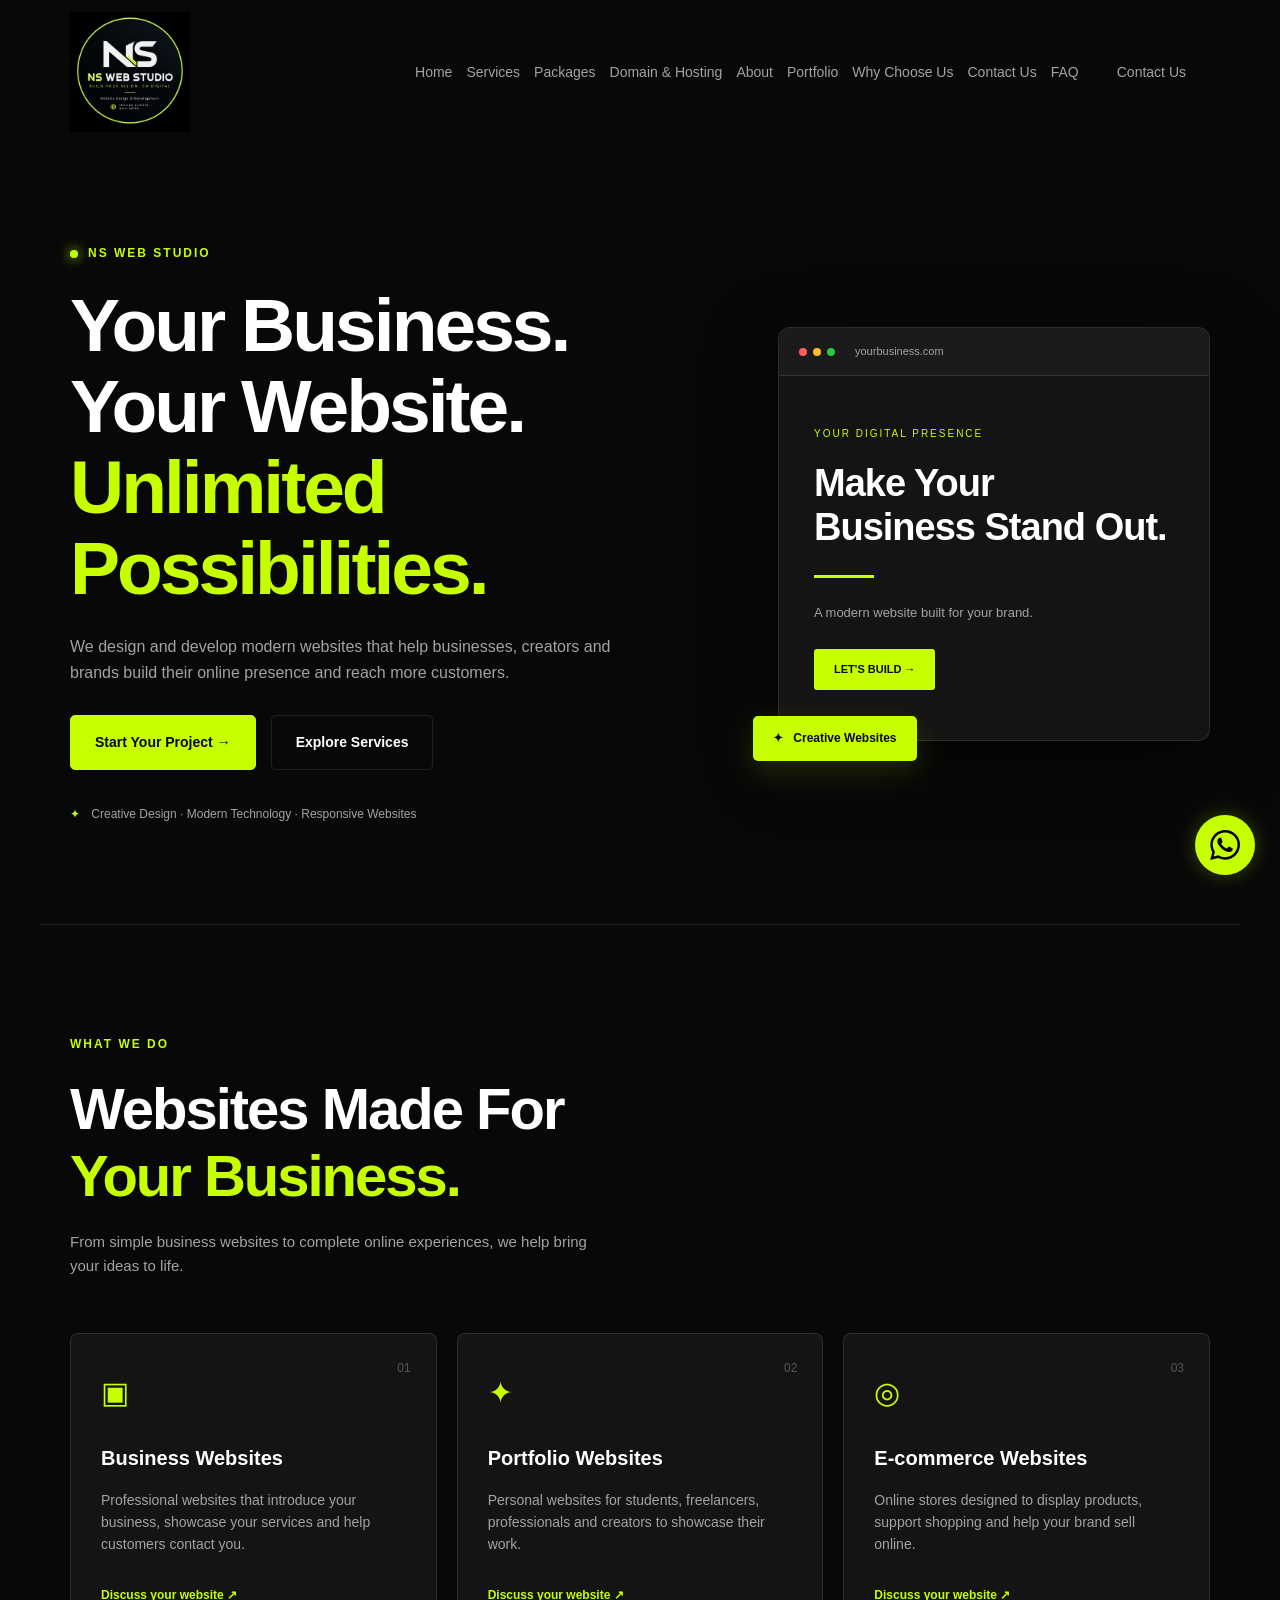
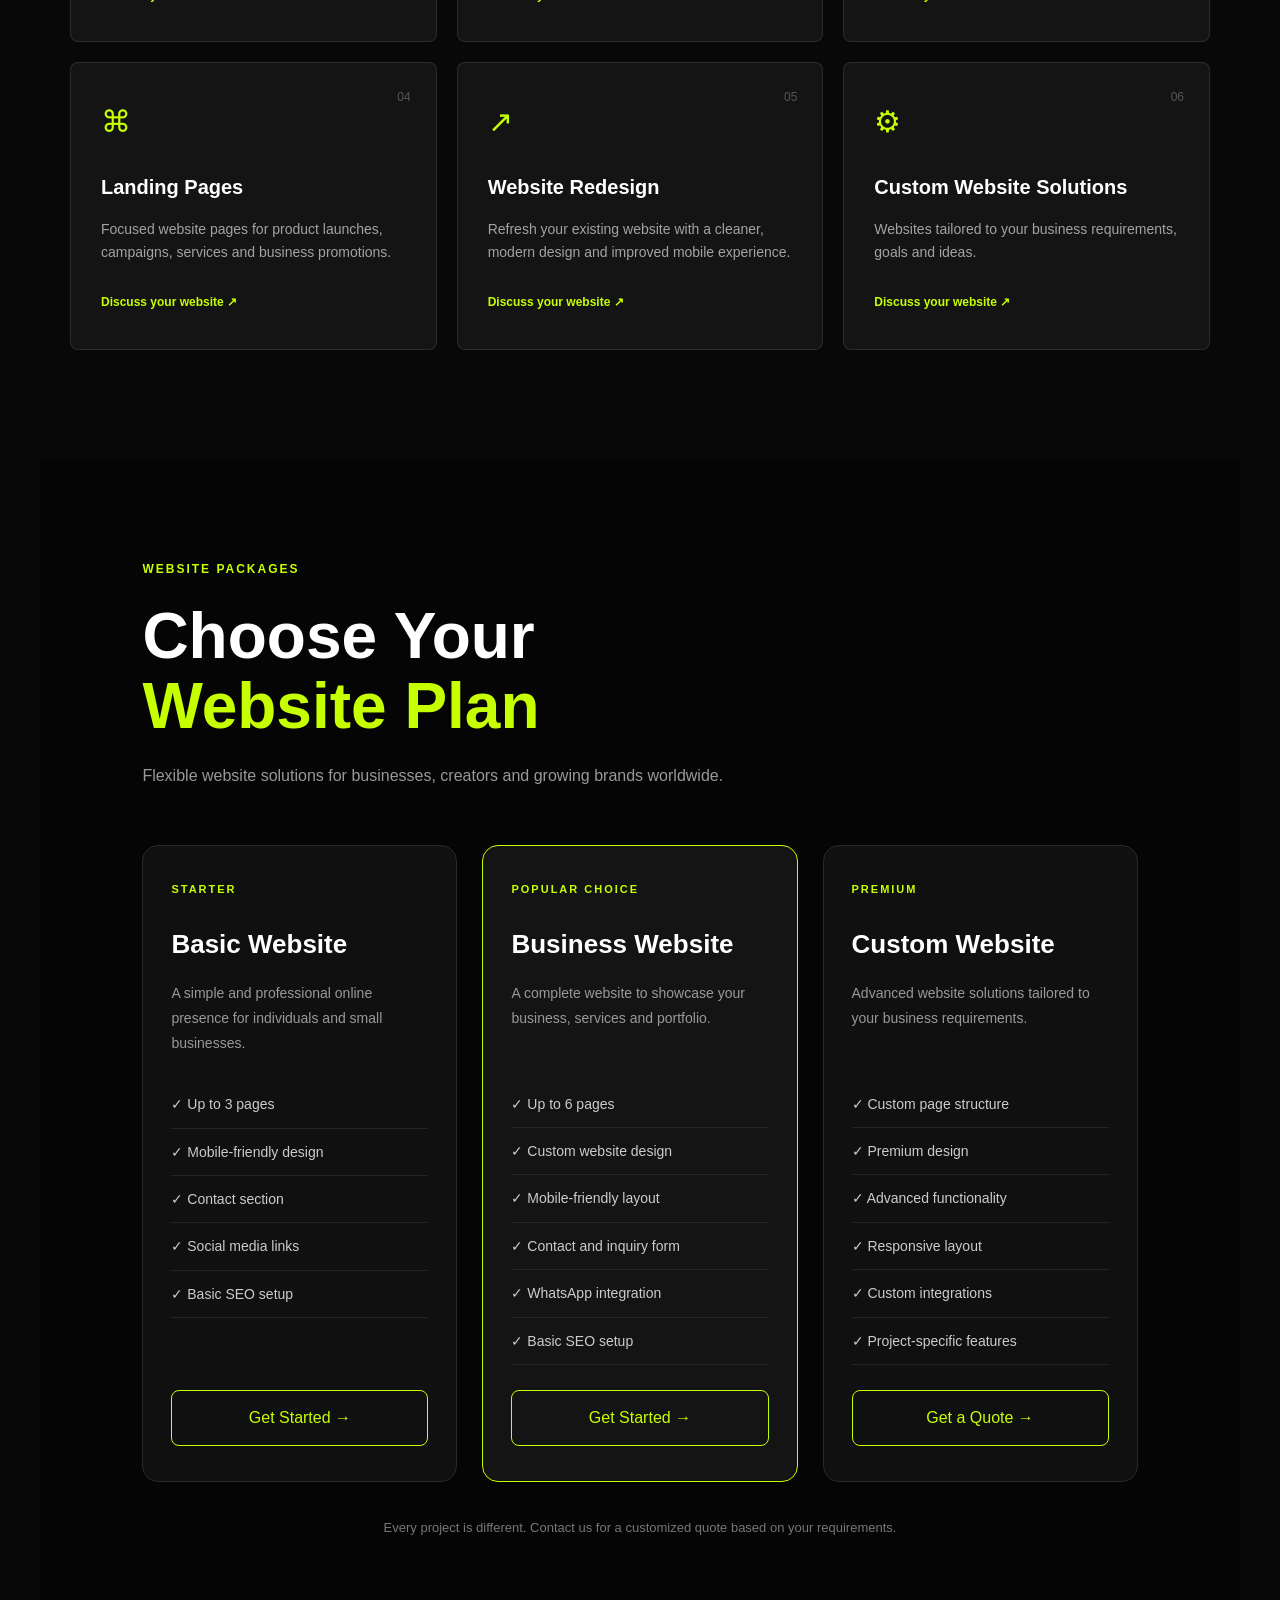
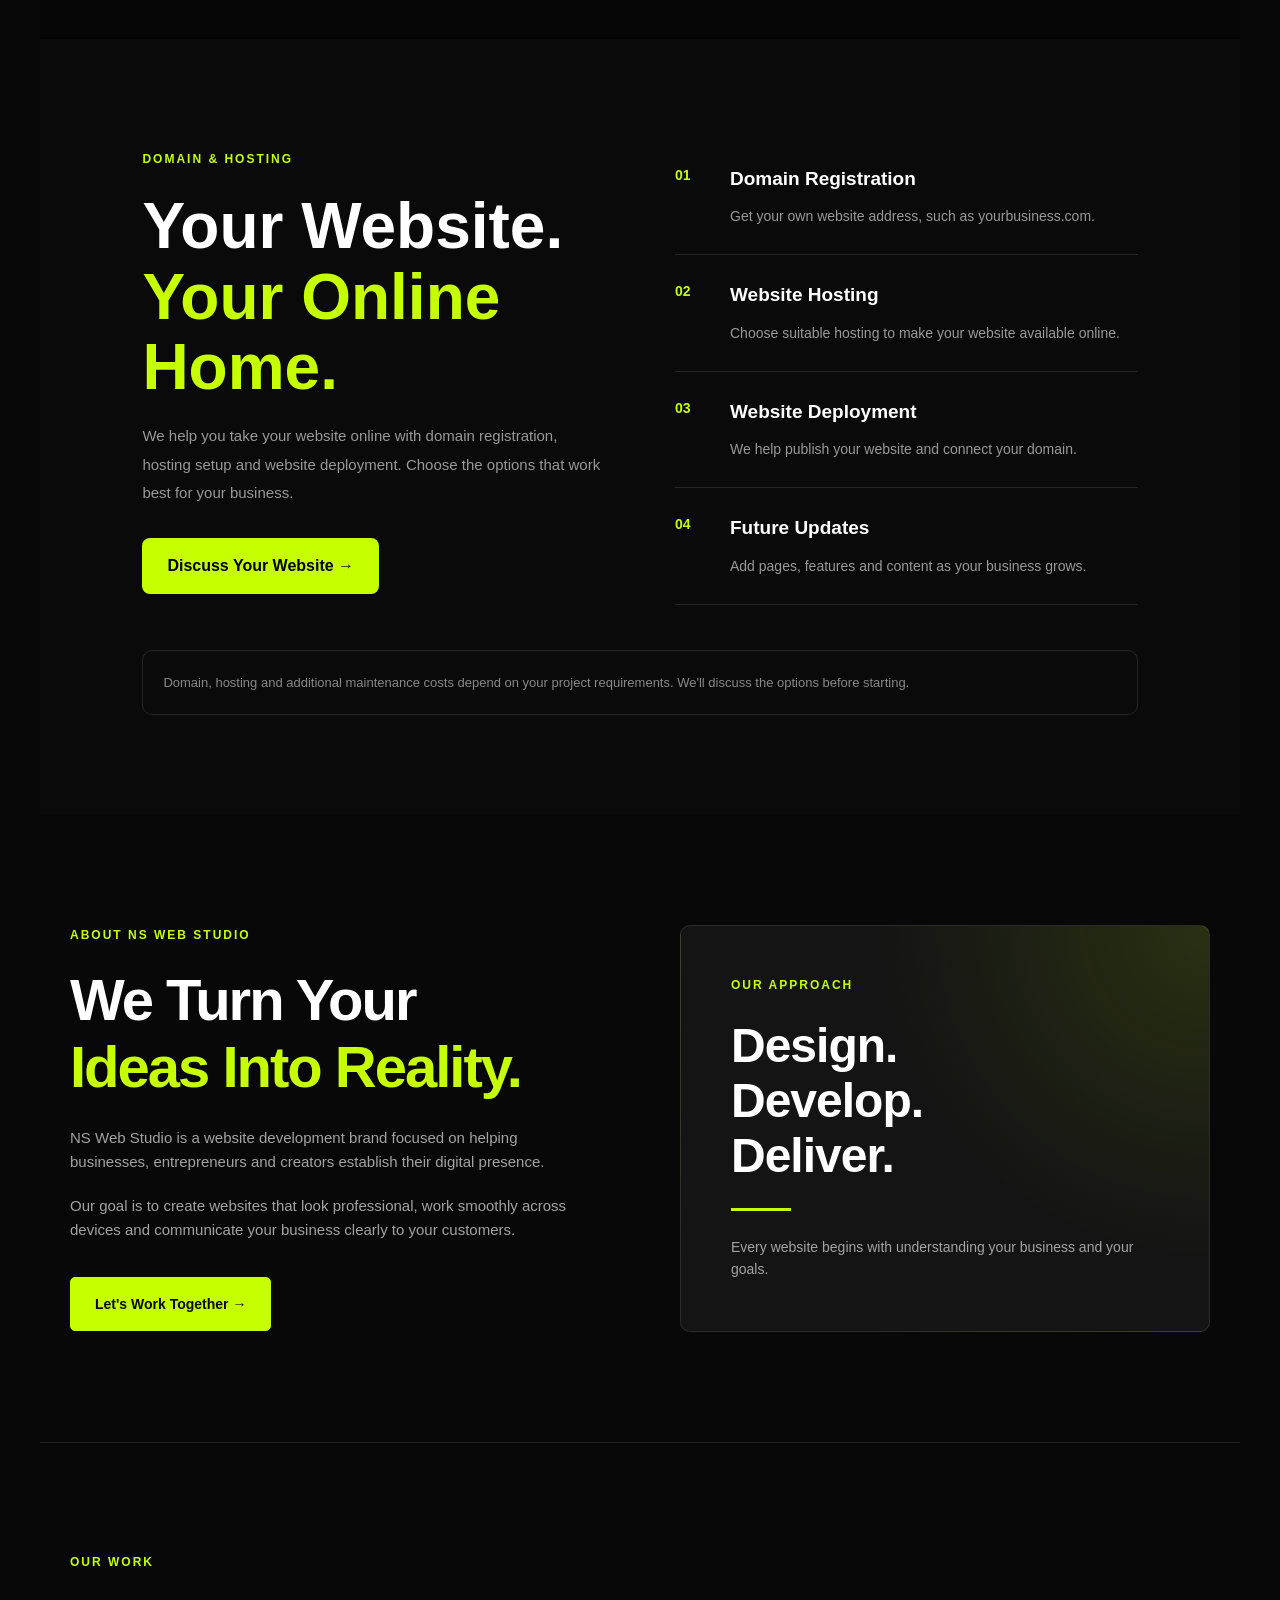
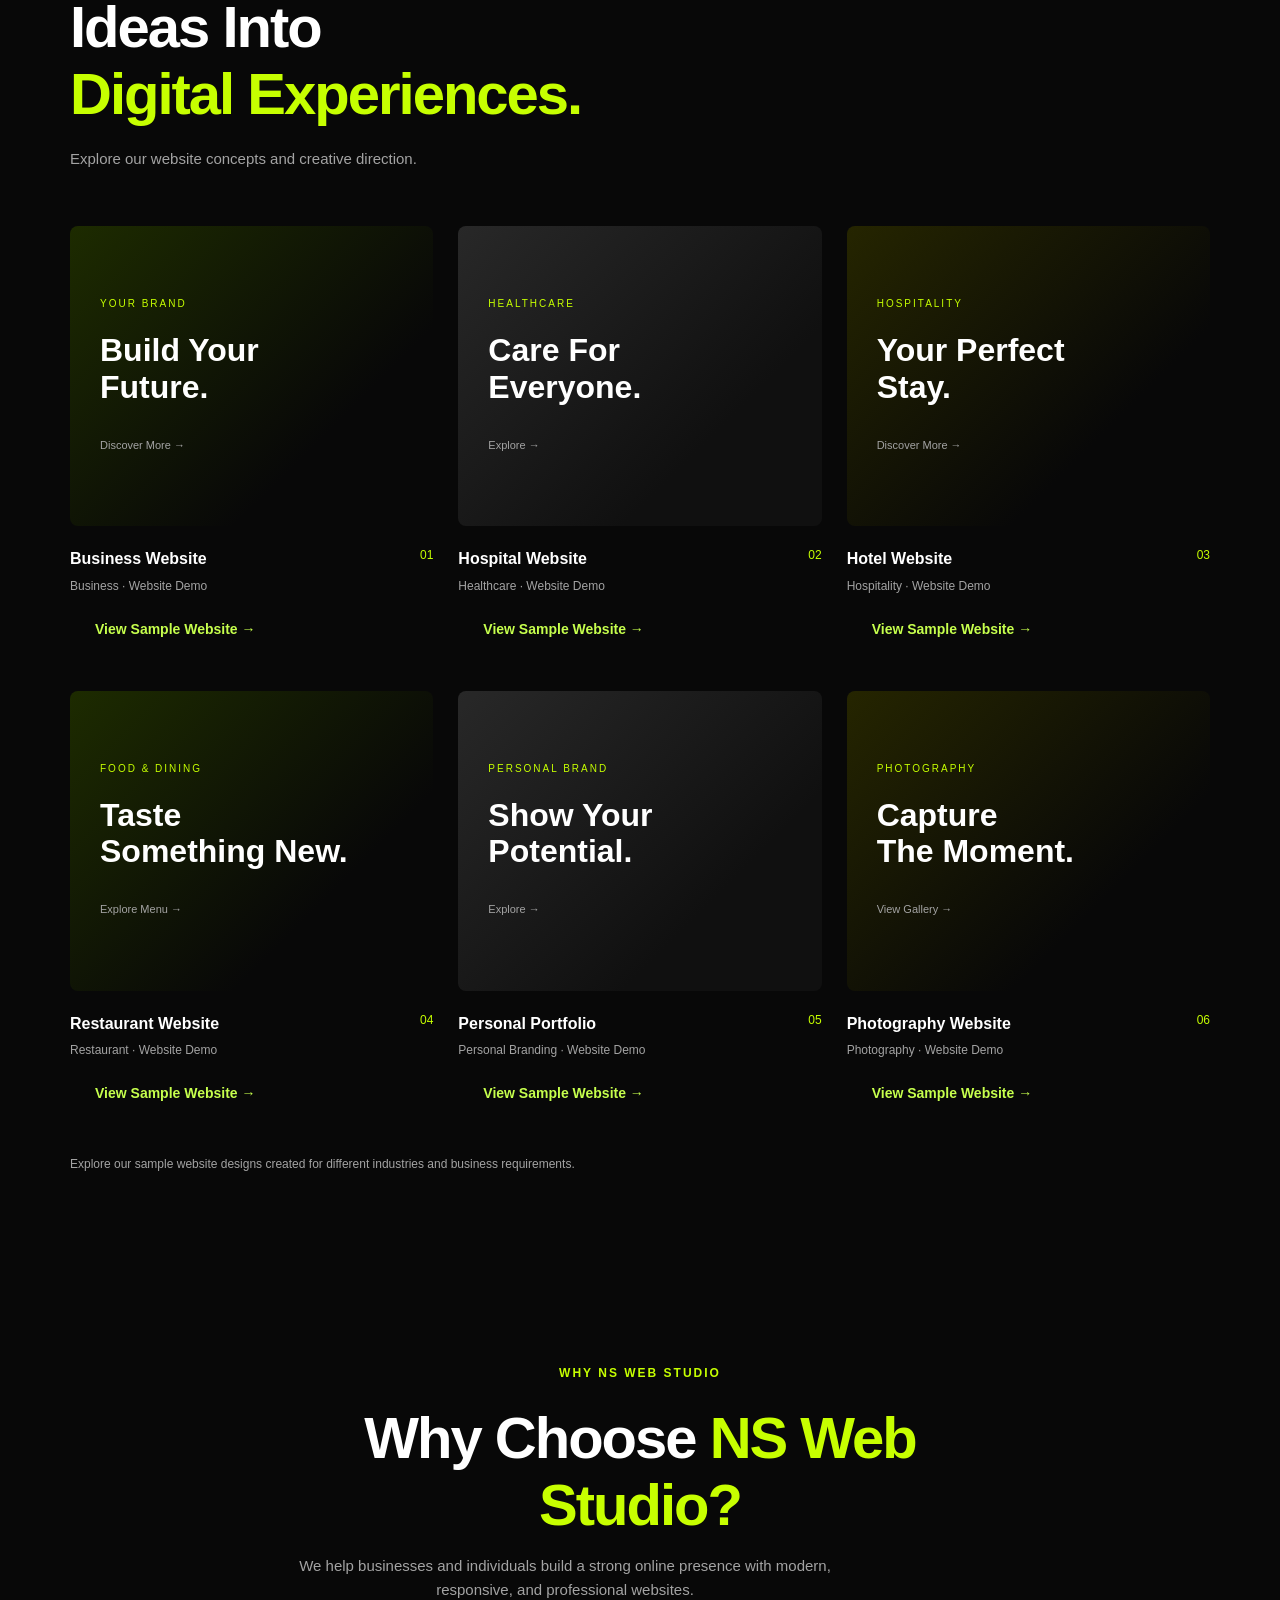
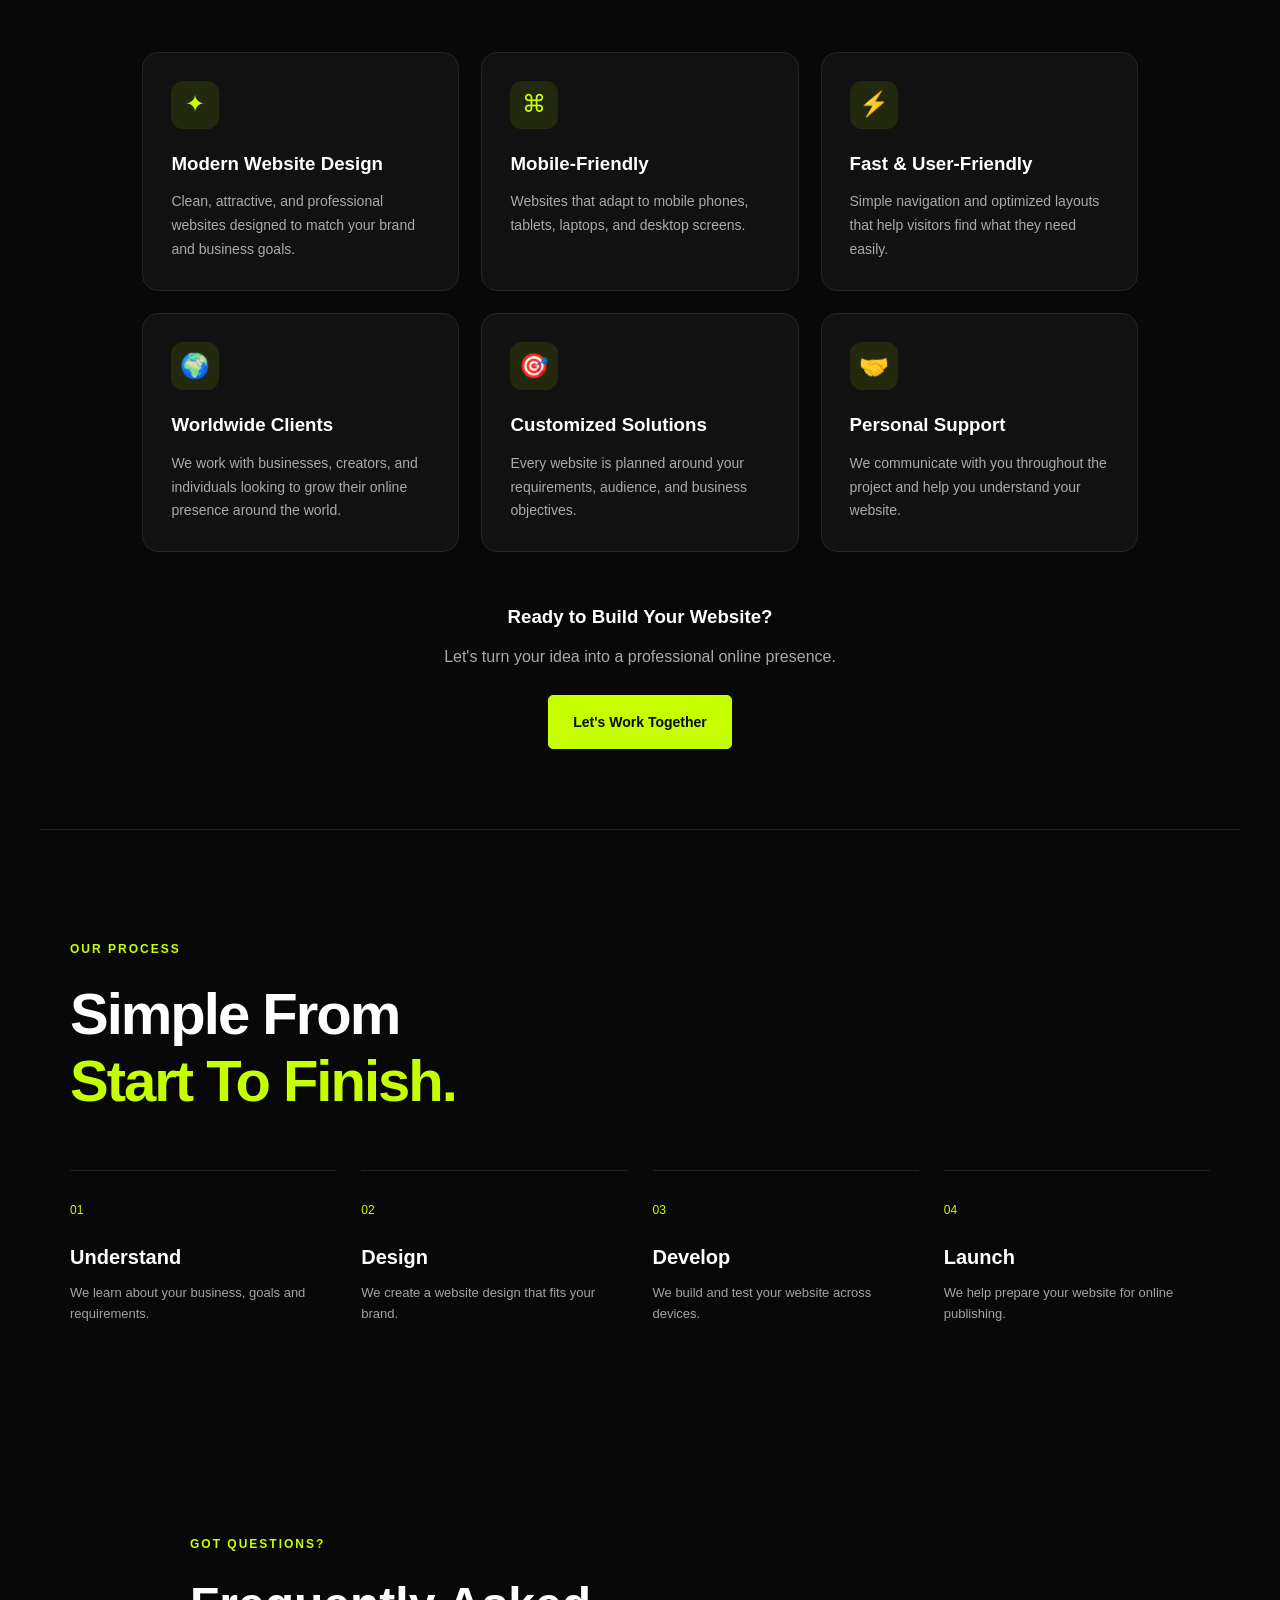
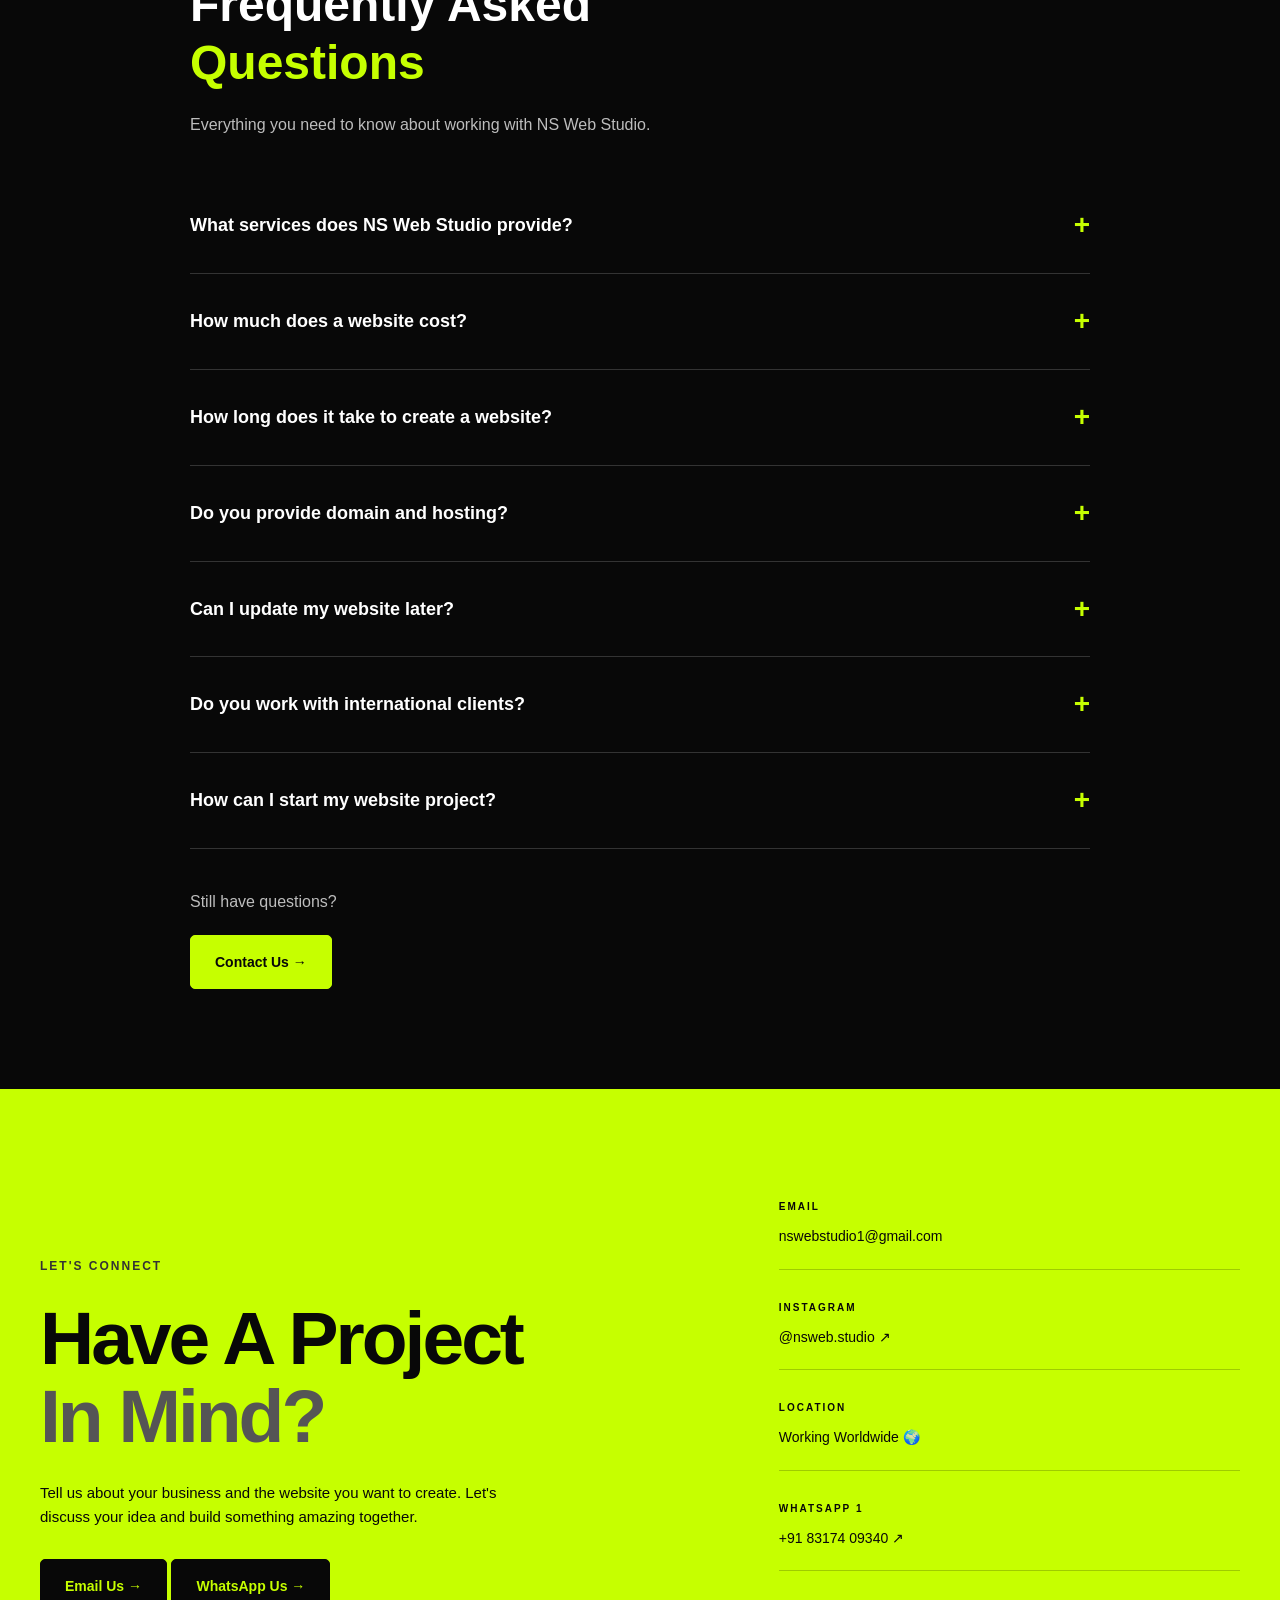
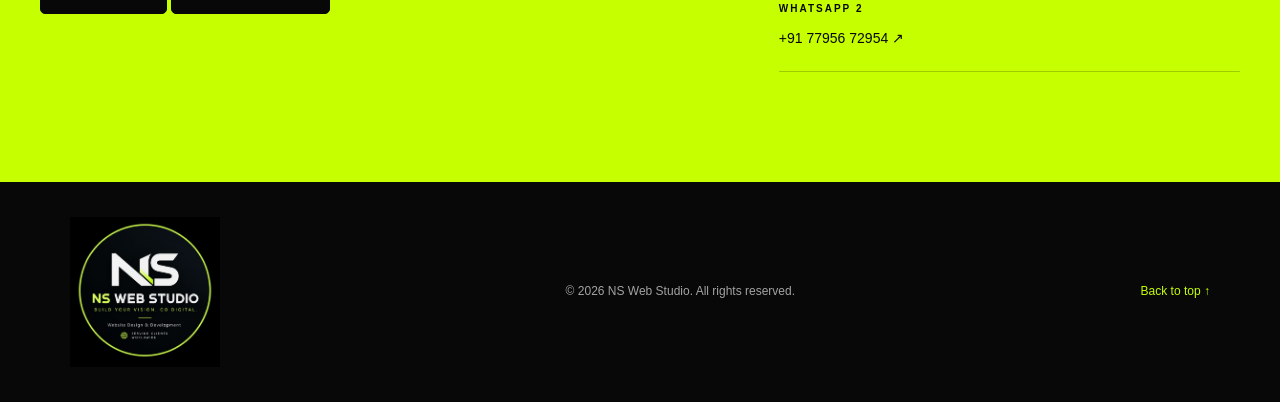
<file: index.html>
<!DOCTYPE html>
<html lang="en">


<head>
    <meta charset="UTF-8">

    <meta name="viewport" content="width=device-width, initial-scale=1.0">

    <title>NS Web Studio | Website Development</title>

    <meta name="description" content="NS Web Studio creates professional, modern, and responsive websites for businesses, creators, and individuals. Contact us for website development services.">

    <meta name="robots" content="index, follow">
    <meta name="msvalidate.01" content="2784A0E4B9883A50B47AFFAF3B66A2B5" />

    <meta name="author" content="NS Web Studio">

    <link rel="canonical" href="https://nswebstudio.netlify.app/">

    <meta property="og:title" content="NS Web Studio | Website Development">

    <meta property="og:description" content="NS Web Studio creates professional, modern, and responsive websites for businesses, creators, and individuals.">

    <meta property="og:type" content="website">

    <meta property="og:url" content="https://nswebstudio.netlify.app/">

    <meta property="og:site_name" content="NS Web Studio">

    <meta name="twitter:card" content="summary">

    <meta name="twitter:title" content="NS Web Studio | Website Development">

    <meta name="twitter:description" content="Professional website development by NS Web Studio.">

    <script type="application/ld+json">
    {
      "@context": "https://schema.org",
      "@type": "WebSite",
      "name": "NS Web Studio",
      "alternateName": "NS Web Studio Website Development",
      "url": "https://nswebstudio.netlify.app/"
    }
    </script>

    <link rel="stylesheet" href="style.css">

</head>


<body>

   
<!-- NAVBAR -->
<header class="navbar">

    <!-- LOGO -->
    <a href="#home" class="logo">
        <img src="logo.png" alt="NS Web Studio">
    </a>

    <!-- MOBILE MENU BUTTON -->
    <button
        class="menu-toggle"
        id="menuToggle"
        aria-label="Open navigation menu"
        aria-expanded="false"
        aria-controls="navLinks"
        type="button">

        <span></span>
        <span></span>
        <span></span>

    </button>

    <!-- NAVIGATION LINKS -->
    <nav class="nav-menu" id="navMenu">

        <ul class="nav-links" id="navLinks">

            <li><a href="#home">Home</a></li>

            <li><a href="#services">Services</a></li>
            <li><a href="#packages">Packages</a></li>

            <li><a href="#hosting">Domain & Hosting</a></li>

            <li><a href="#about">About</a></li>

            <li><a href="#portfolio">Portfolio</a></li>

            <li><a href="#why-choose">Why Choose Us</a></li>
            <li><a href="#contact">Contact Us</a></li>

            <li><a href="#faq">FAQ</a></li>

            <li>
                <a href="#contact" class="contact-btn">
                    Contact Us
                </a>
            </li>

        </ul>

    </nav>

</header>



    <!-- HERO SECTION -->
    <section class="hero" id="home">

        <div class="hero-content">

            <p class="small-heading">
                <span class="dot"></span>
                NS WEB STUDIO
            </p>

            <h1>
                Your Business.<br>
                Your Website.<br>
                <span>Unlimited Possibilities.</span>
            </h1>

            <p class="hero-description">
                We design and develop modern websites that help
                businesses, creators and brands build their online
                presence and reach more customers.
            </p>

            <div class="hero-buttons">

                <a href="#contact" class="btn primary-btn">
                    Start Your Project →
                </a>

                <a href="#services" class="btn secondary-btn">
                    Explore Services
                </a>

            </div>

            <div class="hero-note">

                <span>✦</span>

                Creative Design · Modern Technology · Responsive Websites

            </div>

        </div>


        <div class="hero-visual">

            <div class="visual-card">

                <div class="browser-top">

                    <div class="browser-dots">

                        <span></span>
                        <span></span>
                        <span></span>

                    </div>

                    <p>yourbusiness.com</p>

                </div>


                <div class="visual-content">

                    <div class="visual-label">
                        YOUR DIGITAL PRESENCE
                    </div>

                    <h2>
                        Make Your<br>
                        Business Stand Out.
                    </h2>

                    <div class="visual-line"></div>

                    <p>
                        A modern website built for your brand.
                    </p>

                    <a href="#contact" class="visual-button">
                        LET'S BUILD →
                    </a>

                </div>

            </div>


            <div class="floating-tag">

                <span>✦</span>
                Creative Websites

            </div>

        </div>

    </section>


    <!-- SERVICES SECTION -->
    <section class="services section" id="services">

        <div class="section-heading">

            <p class="small-heading">
                WHAT WE DO
            </p>

            <h2>
                Websites Made For<br>
                <span>Your Business.</span>
            </h2>

            <p>
                From simple business websites to complete online
                experiences, we help bring your ideas to life.
            </p>

        </div>


        <div class="services-grid">


            <div class="service-card">

                <div class="service-number">01</div>

                <div class="service-icon">▣</div>

                <h3>Business Websites</h3>

                <p>
                    Professional websites that introduce your business,
                    showcase your services and help customers contact you.
                </p>

                <a href="#contact">
                    Discuss your website ↗
                </a>

            </div>


            <div class="service-card">

                <div class="service-number">02</div>

                <div class="service-icon">✦</div>

                <h3>Portfolio Websites</h3>

                <p>
                    Personal websites for students, freelancers,
                    professionals and creators to showcase their work.
                </p>

                <a href="#contact">
                    Discuss your website ↗
                </a>

            </div>


            <div class="service-card">

                <div class="service-number">03</div>

                <div class="service-icon">◎</div>

                <h3>E-commerce Websites</h3>

                <p>
                    Online stores designed to display products,
                    support shopping and help your brand sell online.
                </p>

                <a href="#contact">
                    Discuss your website ↗
                </a>

            </div>


            <div class="service-card">

                <div class="service-number">04</div>

                <div class="service-icon">⌘</div>

                <h3>Landing Pages</h3>

                <p>
                    Focused website pages for product launches,
                    campaigns, services and business promotions.
                </p>

                <a href="#contact">
                    Discuss your website ↗
                </a>

            </div>


            <div class="service-card">

                <div class="service-number">05</div>

                <div class="service-icon">↗</div>

                <h3>Website Redesign</h3>

                <p>
                    Refresh your existing website with a cleaner,
                    modern design and improved mobile experience.
                </p>

                <a href="#contact">
                    Discuss your website ↗
                </a>

            </div>


            <div class="service-card">

                <div class="service-number">06</div>

                <div class="service-icon">⚙</div>

                <h3>Custom Website Solutions</h3>

                <p>
                    Websites tailored to your business requirements,
                    goals and ideas.
                </p>

                <a href="#contact">
                    Discuss your website ↗
                </a>

            </div>


        </div>

    </section>
    
<!-- WEBSITE PACKAGES SECTION -->
<section class="packages section" id="packages">

  <div class="packages-heading">
    <p class="small-heading">WEBSITE PACKAGES</p>

    <h2>Choose Your<br><span>Website Plan</span></h2>

    <p>
      Flexible website solutions for businesses, creators
      and growing brands worldwide.
    </p>
  </div>

  <div class="packages-grid">

    <!-- STARTER PACKAGE -->
    <div class="package-card">

      <p class="package-label">STARTER</p>

      <h3>Basic Website</h3>

      <p class="package-description">
        A simple and professional online presence
        for individuals and small businesses.
      </p>

      <ul>
        <li>✓ Up to 3 pages</li>
        <li>✓ Mobile-friendly design</li>
        <li>✓ Contact section</li>
        <li>✓ Social media links</li>
        <li>✓ Basic SEO setup</li>
      </ul>

      <a href="#contact" class="package-btn">
        Get Started →
      </a>

    </div>


    <!-- BUSINESS PACKAGE -->
    <div class="package-card featured">

      <p class="package-label">POPULAR CHOICE</p>

      <h3>Business Website</h3>

      <p class="package-description">
        A complete website to showcase your business,
        services and portfolio.
      </p>

      <ul>
        <li>✓ Up to 6 pages</li>
        <li>✓ Custom website design</li>
        <li>✓ Mobile-friendly layout</li>
        <li>✓ Contact and inquiry form</li>
        <li>✓ WhatsApp integration</li>
        <li>✓ Basic SEO setup</li>
      </ul>

      <a href="#contact" class="package-btn">
        Get Started →
      </a>

    </div>


    <!-- PREMIUM PACKAGE -->
    <div class="package-card">

      <p class="package-label">PREMIUM</p>

      <h3>Custom Website</h3>

      <p class="package-description">
        Advanced website solutions tailored to
        your business requirements.
      </p>

      <ul>
        <li>✓ Custom page structure</li>
        <li>✓ Premium design</li>
        <li>✓ Advanced functionality</li>
        <li>✓ Responsive layout</li>
        <li>✓ Custom integrations</li>
        <li>✓ Project-specific features</li>
      </ul>

      <a href="#contact" class="package-btn">
        Get a Quote →
      </a>

    </div>

  </div>

  <p class="packages-note">
    Every project is different. Contact us for a customized
    quote based on your requirements.
  </p>

</section>
    
<!-- DOMAIN & HOSTING SECTION -->
<section class="hosting section" id="hosting">

  <div class="hosting-content">

    <!-- HOSTING INTRODUCTION -->
    <div class="hosting-text">

      <p class="small-heading">DOMAIN & HOSTING</p>

      <h2>
        Your Website.<br>
        <span>Your Online Home.</span>
      </h2>

      <p class="hosting-description">
        We help you take your website online with domain
        registration, hosting setup and website deployment.
        Choose the options that work best for your business.
      </p>

      <a href="#contact" class="hosting-btn">
        Discuss Your Website →
      </a>

    </div>


    <!-- HOSTING SERVICES -->
    <div class="hosting-features">

      <div class="hosting-feature">

        <div class="hosting-number">01</div>

        <div>
          <h3>Domain Registration</h3>

          <p>
            Get your own website address,
            such as yourbusiness.com.
          </p>
        </div>

      </div>


      <div class="hosting-feature">

        <div class="hosting-number">02</div>

        <div>
          <h3>Website Hosting</h3>

          <p>
            Choose suitable hosting to make
            your website available online.
          </p>
        </div>

      </div>


      <div class="hosting-feature">

        <div class="hosting-number">03</div>

        <div>
          <h3>Website Deployment</h3>

          <p>
            We help publish your website
            and connect your domain.
          </p>
        </div>

      </div>


      <div class="hosting-feature">

        <div class="hosting-number">04</div>

        <div>
          <h3>Future Updates</h3>

          <p>
            Add pages, features and content
            as your business grows.
          </p>
        </div>

      </div>

    </div>

  </div>


  <!-- HOSTING NOTE -->
  <div class="hosting-note">

    <p>
      Domain, hosting and additional maintenance costs
      depend on your project requirements.
      We'll discuss the options before starting.
    </p>

  </div>

</section>

    
    <!-- ABOUT SECTION -->
    <section class="about section" id="about">

        <div class="about-content">

            <p class="small-heading">
                ABOUT NS WEB STUDIO
            </p>

            <h2>
                We Turn Your<br>
                <span>Ideas Into Reality.</span>
            </h2>

            <p>
                NS Web Studio is a website development brand focused
                on helping businesses, entrepreneurs and creators
                establish their digital presence.
            </p>

            <p>
                Our goal is to create websites that look professional,
                work smoothly across devices and communicate your
                business clearly to your customers.
            </p>

            <a href="#contact" class="btn primary-btn">
                Let's Work Together →
            </a>

        </div>


        <div class="about-box">

            <div class="about-box-content">

                <p class="small-heading">
                    OUR APPROACH
                </p>

                <h3>
                    Design.<br>
                    Develop.<br>
                    Deliver.
                </h3>

                <div class="about-box-line"></div>

                <p>
                    Every website begins with understanding
                    your business and your goals.
                </p>

            </div>

        </div>

    </section>


    <!-- PORTFOLIO SECTION -->
    <section class="portfolio section" id="portfolio">

        <div class="section-heading">

            <p class="small-heading">
                OUR WORK
            </p>

            <h2>
                Ideas Into<br>
                <span>Digital Experiences.</span>
            </h2>

            <p>
                Explore our website concepts and creative direction.
            </p>

        </div>


        <div class="portfolio-grid">


            <!-- PROJECT 1: BUSINESS WEBSITE -->
            <article class="portfolio-card">

                <div class="portfolio-preview preview-one">

                    <div class="preview-text">

                        <p>YOUR BRAND</p>

                        <h3>
                            Build Your<br>
                            Future.
                        </h3>

                        <span>Discover More →</span>

                    </div>

                </div>


                <div class="portfolio-info">

                    <div>

                        <h3>Business Website</h3>

                        <p>Business · Website Demo</p>

                    </div>

                    <span>01</span>

                </div>

                <a href="demo/business/index.html"
                   class="portfolio-demo-link"
                   target="_blank"
                   rel="noopener noreferrer">
                    View Sample Website →
                </a>

            </article>


            <!-- PROJECT 2: HOSPITAL WEBSITE -->
            <article class="portfolio-card">

                <div class="portfolio-preview preview-two">

                    <div class="preview-text">

                        <p>HEALTHCARE</p>

                        <h3>
                            Care For<br>
                            Everyone.
                        </h3>

                        <span>Explore →</span>

                    </div>

                </div>


                <div class="portfolio-info">

                    <div>

                        <h3>Hospital Website</h3>

                        <p>Healthcare · Website Demo</p>

                    </div>

                    <span>02</span>

                </div>

                <a href="demo/hospital/index.html"
                   class="portfolio-demo-link"
                   target="_blank"
                   rel="noopener noreferrer">
                    View Sample Website →
                </a>

            </article>


            <!-- PROJECT 3: HOTEL WEBSITE -->
            <article class="portfolio-card">

                <div class="portfolio-preview preview-three">

                    <div class="preview-text">

                        <p>HOSPITALITY</p>

                        <h3>
                            Your Perfect<br>
                            Stay.
                        </h3>

                        <span>Discover More →</span>

                    </div>

                </div>


                <div class="portfolio-info">

                    <div>

                        <h3>Hotel Website</h3>

                        <p>Hospitality · Website Demo</p>

                    </div>

                    <span>03</span>

                </div>

                <a href="demo/hotel/index.html"
                   class="portfolio-demo-link"
                   target="_blank"
                   rel="noopener noreferrer">
                    View Sample Website →
                </a>

            </article>


            <!-- PROJECT 4: RESTAURANT WEBSITE -->
            <article class="portfolio-card">

                <div class="portfolio-preview preview-one">

                    <div class="preview-text">

                        <p>FOOD & DINING</p>

                        <h3>
                            Taste<br>
                            Something New.
                        </h3>

                        <span>Explore Menu →</span>

                    </div>

                </div>


                <div class="portfolio-info">

                    <div>

                        <h3>Restaurant Website</h3>

                        <p>Restaurant · Website Demo</p>

                    </div>

                    <span>04</span>

                </div>

                <a href="demo/restaurant/index.html"
                   class="portfolio-demo-link"
                   target="_blank"
                   rel="noopener noreferrer">
                    View Sample Website →
                </a>

            </article>


            <!-- PROJECT 5: PERSONAL PORTFOLIO -->
            <article class="portfolio-card">

                <div class="portfolio-preview preview-two">

                    <div class="preview-text">

                        <p>PERSONAL BRAND</p>

                        <h3>
                            Show Your<br>
                            Potential.
                        </h3>

                        <span>Explore →</span>

                    </div>

                </div>


                <div class="portfolio-info">

                    <div>

                        <h3>Personal Portfolio</h3>

                        <p>Personal Branding · Website Demo</p>

                    </div>

                    <span>05</span>

                </div>

                <a href="demo/portfolio/index.html"
                   class="portfolio-demo-link"
                   target="_blank"
                   rel="noopener noreferrer">
                    View Sample Website →
                </a>

            </article>


            <!-- PROJECT 6: PHOTOGRAPHY WEBSITE -->
            <article class="portfolio-card">

                <div class="portfolio-preview preview-three">

                    <div class="preview-text">

                        <p>PHOTOGRAPHY</p>

                        <h3>
                            Capture<br>
                            The Moment.
                        </h3>

                        <span>View Gallery →</span>

                    </div>

                </div>


                <div class="portfolio-info">

                    <div>

                        <h3>Photography Website</h3>

                        <p>Photography · Website Demo</p>

                    </div>

                    <span>06</span>

                </div>

                <a href="demo/photography/index.html"
                   class="portfolio-demo-link"
                   target="_blank"
                   rel="noopener noreferrer">
                    View Sample Website →
                </a>

            </article>


        </div>


        <p class="portfolio-note">
            Explore our sample website designs created for different
            industries and business requirements.
        </p>

    </section>


    <!-- WHY CHOOSE NS WEB STUDIO -->
    <section id="why-choose" class="why-choose section">

        <div class="section-heading">

            <p class="small-heading">
                WHY NS WEB STUDIO
            </p>

            <h2>
                Why Choose <span>NS Web Studio?</span>
            </h2>

            <p>
                We help businesses and individuals build a strong online presence
                with modern, responsive, and professional websites.
            </p>

        </div>


        <div class="why-choose-grid">


            <div class="why-card">

                <div class="why-icon">✦</div>

                <h3>Modern Website Design</h3>

                <p>
                    Clean, attractive, and professional websites designed
                    to match your brand and business goals.
                </p>

            </div>


            <div class="why-card">

                <div class="why-icon">⌘</div>

                <h3>Mobile-Friendly</h3>

                <p>
                    Websites that adapt to mobile phones, tablets,
                    laptops, and desktop screens.
                </p>

            </div>


            <div class="why-card">

                <div class="why-icon">⚡</div>

                <h3>Fast & User-Friendly</h3>

                <p>
                    Simple navigation and optimized layouts that help
                    visitors find what they need easily.
                </p>

            </div>


            <div class="why-card">

                <div class="why-icon">🌍</div>

                <h3>Worldwide Clients</h3>

                <p>
                    We work with businesses, creators, and individuals
                    looking to grow their online presence around the world.
                </p>

            </div>


            <div class="why-card">

                <div class="why-icon">🎯</div>

                <h3>Customized Solutions</h3>

                <p>
                    Every website is planned around your requirements,
                    audience, and business objectives.
                </p>

            </div>


            <div class="why-card">

                <div class="why-icon">🤝</div>

                <h3>Personal Support</h3>

                <p>
                    We communicate with you throughout the project
                    and help you understand your website.
                </p>

            </div>


        </div>


        <div class="why-choose-cta">

            <h3>Ready to Build Your Website?</h3>

            <p>
                Let's turn your idea into a professional online presence.
            </p>

            <a href="#contact" class="btn primary-btn">
                Let's Work Together
            </a>

        </div>

    </section>


    <!-- PROCESS SECTION -->
    <section class="process section" id="process">

        <div class="section-heading">

            <p class="small-heading">
                OUR PROCESS
            </p>

            <h2>
                Simple From<br>
                <span>Start To Finish.</span>
            </h2>

        </div>


        <div class="process-grid">


            <div class="process-item">

                <span>01</span>

                <h3>Understand</h3>

                <p>
                    We learn about your business, goals and requirements.
                </p>

            </div>


            <div class="process-item">

                <span>02</span>

                <h3>Design</h3>

                <p>
                    We create a website design that fits your brand.
                </p>

            </div>


            <div class="process-item">

                <span>03</span>

                <h3>Develop</h3>

                <p>
                    We build and test your website across devices.
                </p>

            </div>


            <div class="process-item">

                <span>04</span>

                <h3>Launch</h3>

                <p>
                    We help prepare your website for online publishing.
                </p>

            </div>


        </div>

    </section>

<!-- FAQ SECTION -->
<section class="faq section" id="faq">

    <div class="faq-container">

        <p class="small-heading">
            GOT QUESTIONS?
        </p>

        <h2>
            Frequently Asked<br>
            <span>Questions</span>
        </h2>

        <p class="faq-description">
            Everything you need to know about working
            with NS Web Studio.
        </p>


        <!-- FAQ 1 -->
        <div class="faq-item">

            <button class="faq-question">
                What services does NS Web Studio provide?
                <span class="faq-icon">+</span>
            </button>

            <div class="faq-answer">

                <p>
                    NS Web Studio creates modern, responsive
                    websites for businesses, restaurants,
                    hotels, portfolios, and other website
                    requirements. We customize websites
                    according to your business needs.
                </p>

            </div>

        </div>


        <!-- FAQ 2 -->
        <div class="faq-item">

            <button class="faq-question">
                How much does a website cost?
                <span class="faq-icon">+</span>
            </button>

            <div class="faq-answer">

                <p>
                    Website pricing depends on the design,
                    features, and requirements of your project.
                    Contact us with your idea to receive
                    a customized quotation.
                </p>

            </div>

        </div>


        <!-- FAQ 3 -->
        <div class="faq-item">

            <button class="faq-question">
                How long does it take to create a website?
                <span class="faq-icon">+</span>
            </button>

            <div class="faq-answer">

                <p>
                    The delivery time depends on the
                    complexity and requirements of your
                    website. We will discuss the estimated
                    timeline before starting your project.
                </p>

            </div>

        </div>


        <!-- FAQ 4 -->
        <div class="faq-item">

            <button class="faq-question">
                Do you provide domain and hosting?
                <span class="faq-icon">+</span>
            </button>

            <div class="faq-answer">

                <p>
                    We can help you choose and set up
                    domain and hosting services. Domain
                    registration and hosting charges may
                    be separate from website development.
                </p>

            </div>

        </div>


        <!-- FAQ 5 -->
        <div class="faq-item">

            <button class="faq-question">
                Can I update my website later?
                <span class="faq-icon">+</span>
            </button>

            <div class="faq-answer">

                <p>
                    Yes. Website updates and additional
                    features can be discussed whenever
                    your business needs change.
                </p>

            </div>

        </div>


        <!-- FAQ 6 -->
        <div class="faq-item">

            <button class="faq-question">
                Do you work with international clients?
                <span class="faq-icon">+</span>
            </button>

            <div class="faq-answer">

                <p>
                    Yes. NS Web Studio welcomes website
                    projects from clients worldwide.
                    You can contact us through email,
                    Instagram, or WhatsApp.
                </p>

            </div>

        </div>


        <!-- FAQ 7 -->
        <div class="faq-item">

            <button class="faq-question">
                How can I start my website project?
                <span class="faq-icon">+</span>
            </button>

            <div class="faq-answer">

                <p>
                    Contact us and tell us about your
                    business, website requirements,
                    preferred features, and budget.
                    We will discuss your project
                    and the next steps.
                </p>

            </div>

        </div>


        <!-- FAQ CONTACT BUTTON -->
        <div class="faq-contact">

            <p>
                Still have questions?
            </p>

            <a href="#contact" class="btn primary-btn">
                Contact Us →
            </a>

        </div>

    </div>

</section>



    
<!-- CONTACT SECTION -->
<section class="contact section" id="contact">

    <div class="contact-content">

        <p class="small-heading">
            LET'S CONNECT
        </p>

        <h2>
            Have A Project<br>
            <span>In Mind?</span>
        </h2>

        <p>
            Tell us about your business and the website
            you want to create. Let's discuss your idea
            and build something amazing together.
        </p>

        <!-- EMAIL BUTTON -->
        <a href="mailto:nswebstudio1@gmail.com"
           class="btn primary-btn">
            Email Us →
        </a>

        <!-- WHATSAPP BUTTON -->
        <a href="https://wa.me/918317409340"
           class="btn primary-btn"
           target="_blank"
           rel="noopener noreferrer">
            WhatsApp Us →
        </a>

    </div>


    <div class="contact-details">

        <!-- EMAIL -->
        <div>

            <p>EMAIL</p>

            <a href="mailto:nswebstudio1@gmail.com">
                nswebstudio1@gmail.com
            </a>

        </div>


        <!-- INSTAGRAM -->
        <div>

            <p>INSTAGRAM</p>

            <a href="https://www.instagram.com/nsweb.studio/"
               target="_blank"
               rel="noopener noreferrer">
                @nsweb.studio ↗
            </a>

        </div>


        <!-- LOCATION -->
        <div>

            <p>LOCATION</p>

            <span>Working Worldwide 🌍</span>

        </div>


        <!-- WHATSAPP NUMBER 1 -->
        <div>

            <p>WHATSAPP 1</p>

            <a href="https://wa.me/918317409340"
               target="_blank"
               rel="noopener noreferrer">
                +91 83174 09340 ↗
            </a>

        </div>


        <!-- WHATSAPP NUMBER 2 -->
        <div>

            <p>WHATSAPP 2</p>

            <a href="https://wa.me/917795672954"
               target="_blank"
               rel="noopener noreferrer">
                +91 77956 72954 ↗
            </a>

        </div>

    </div>

</section>




    <!-- FOOTER -->
    <footer class="footer">

        <a href="#home" class="logo">

            <img src="logo.png" alt="NS Web Studio Logo">

        </a>


        <p>
            © <span id="year"></span> NS Web Studio.
            All rights reserved.
        </p>


        <a href="#home">
            Back to top ↑
        </a>

    </footer>


    <!-- JAVASCRIPT -->
    <script src="script.js"></script>

<!-- FLOATING WHATSAPP BUTTON -->

<a
    href="https://wa.me/918317409340"
    class="floating-whatsapp"
    target="_blank"
    rel="noopener noreferrer"
    aria-label="Chat with NS Web Studio on WhatsApp"
    title="Chat with us on WhatsApp">

    <svg
        xmlns="http://www.w3.org/2000/svg"
        viewBox="0 0 24 24"
        width="30"
        height="30"
        fill="currentColor">

        <path d="M20.52 3.48A11.82 11.82 0 0 0 12.1 0C5.57 0 .26 5.3.26 11.82c0 2.08.55 4.12 1.6 5.92L.15 24l6.4-1.68a11.84 11.84 0 0 0 5.55 1.4h.01c6.52 0 11.83-5.3 11.83-11.82a11.76 11.76 0 0 0-3.42-8.42ZM12.1 21.7a9.85 9.85 0 0 1-5.02-1.37l-.36-.21-3.8 1 1.01-3.7-.23-.38a9.84 9.84 0 0 1-1.51-5.22c0-5.46 4.45-9.9 9.91-9.9a9.84 9.84 0 0 1 7.01 2.9 9.82 9.82 0 0 1 2.9 7c0 5.46-4.45 9.9-9.91 9.9Zm5.43-7.41c-.3-.15-1.78-.88-2.06-.98-.28-.1-.48-.15-.68.15-.2.3-.78.98-.96 1.18-.18.2-.35.23-.65.08-.3-.15-1.26-.46-2.4-1.46-.89-.8-1.49-1.79-1.67-2.09-.18-.3-.02-.46.13-.61.13-.13.3-.35.45-.53.15-.18.2-.3.3-.5.1-.2.05-.38-.02-.53-.08-.15-.68-1.63-.93-2.23-.25-.6-.5-.5-.68-.51h-.58c-.2 0-.53.08-.81.38-.28.3-1.06 1.03-1.06 2.51s1.08 2.91 1.23 3.11c.15.2 2.13 3.25 5.16 4.56.72.31 1.28.5 1.72.64.72.23 1.38.2 1.9.12.58-.09 1.78-.73 2.03-1.43.25-.7.25-1.3.18-1.43-.08-.13-.28-.2-.58-.35Z"/>

    </svg>

</a>

<!-- NS Web Studio Loading Animation -->
<div id="preloader">
    <div class="loader-content">

        <div class="loader-logo">
            NS<span>.</span>
        </div>

        <p class="loader-brand">WEB STUDIO</p>

        <div class="loader-line">
            <div class="loader-progress"></div>
        </div>

        <p class="loader-text">CREATING YOUR EXPERIENCE</p>

    </div>
</div>


</body>

</html>
</file>
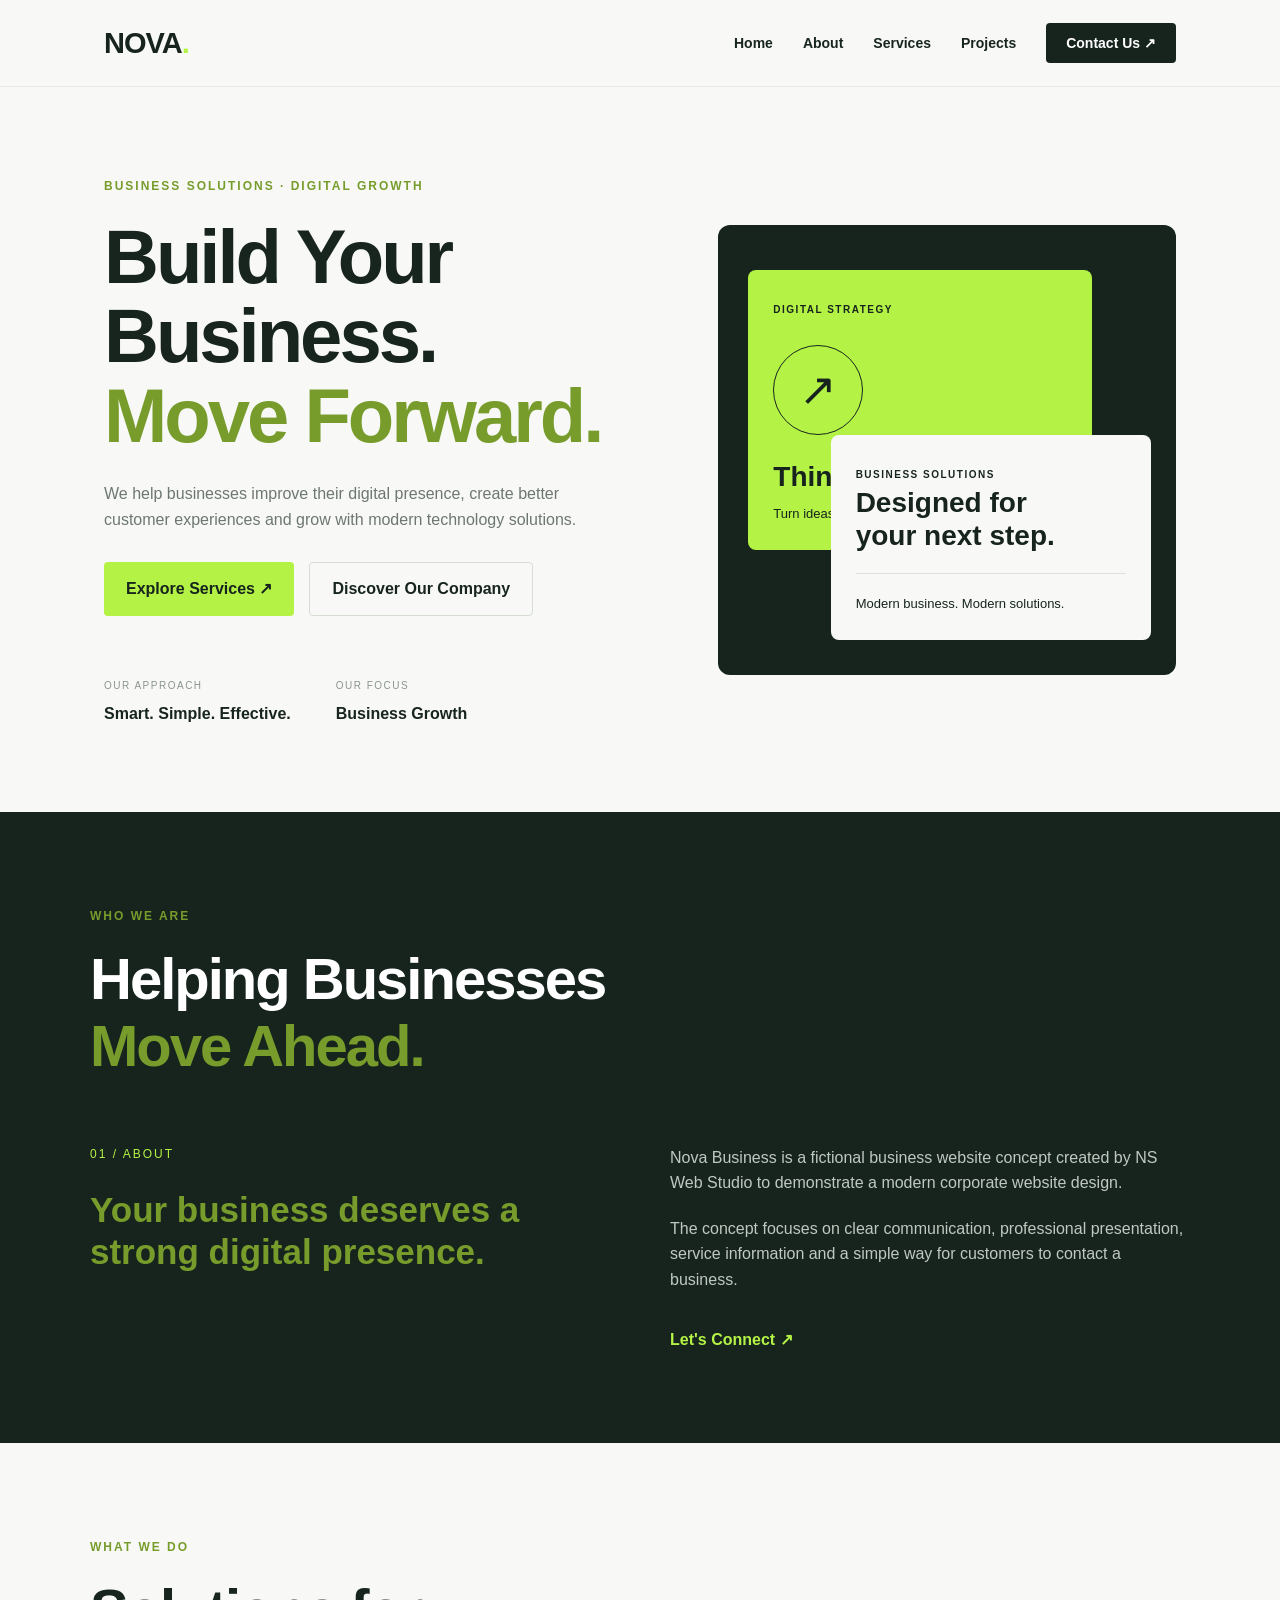
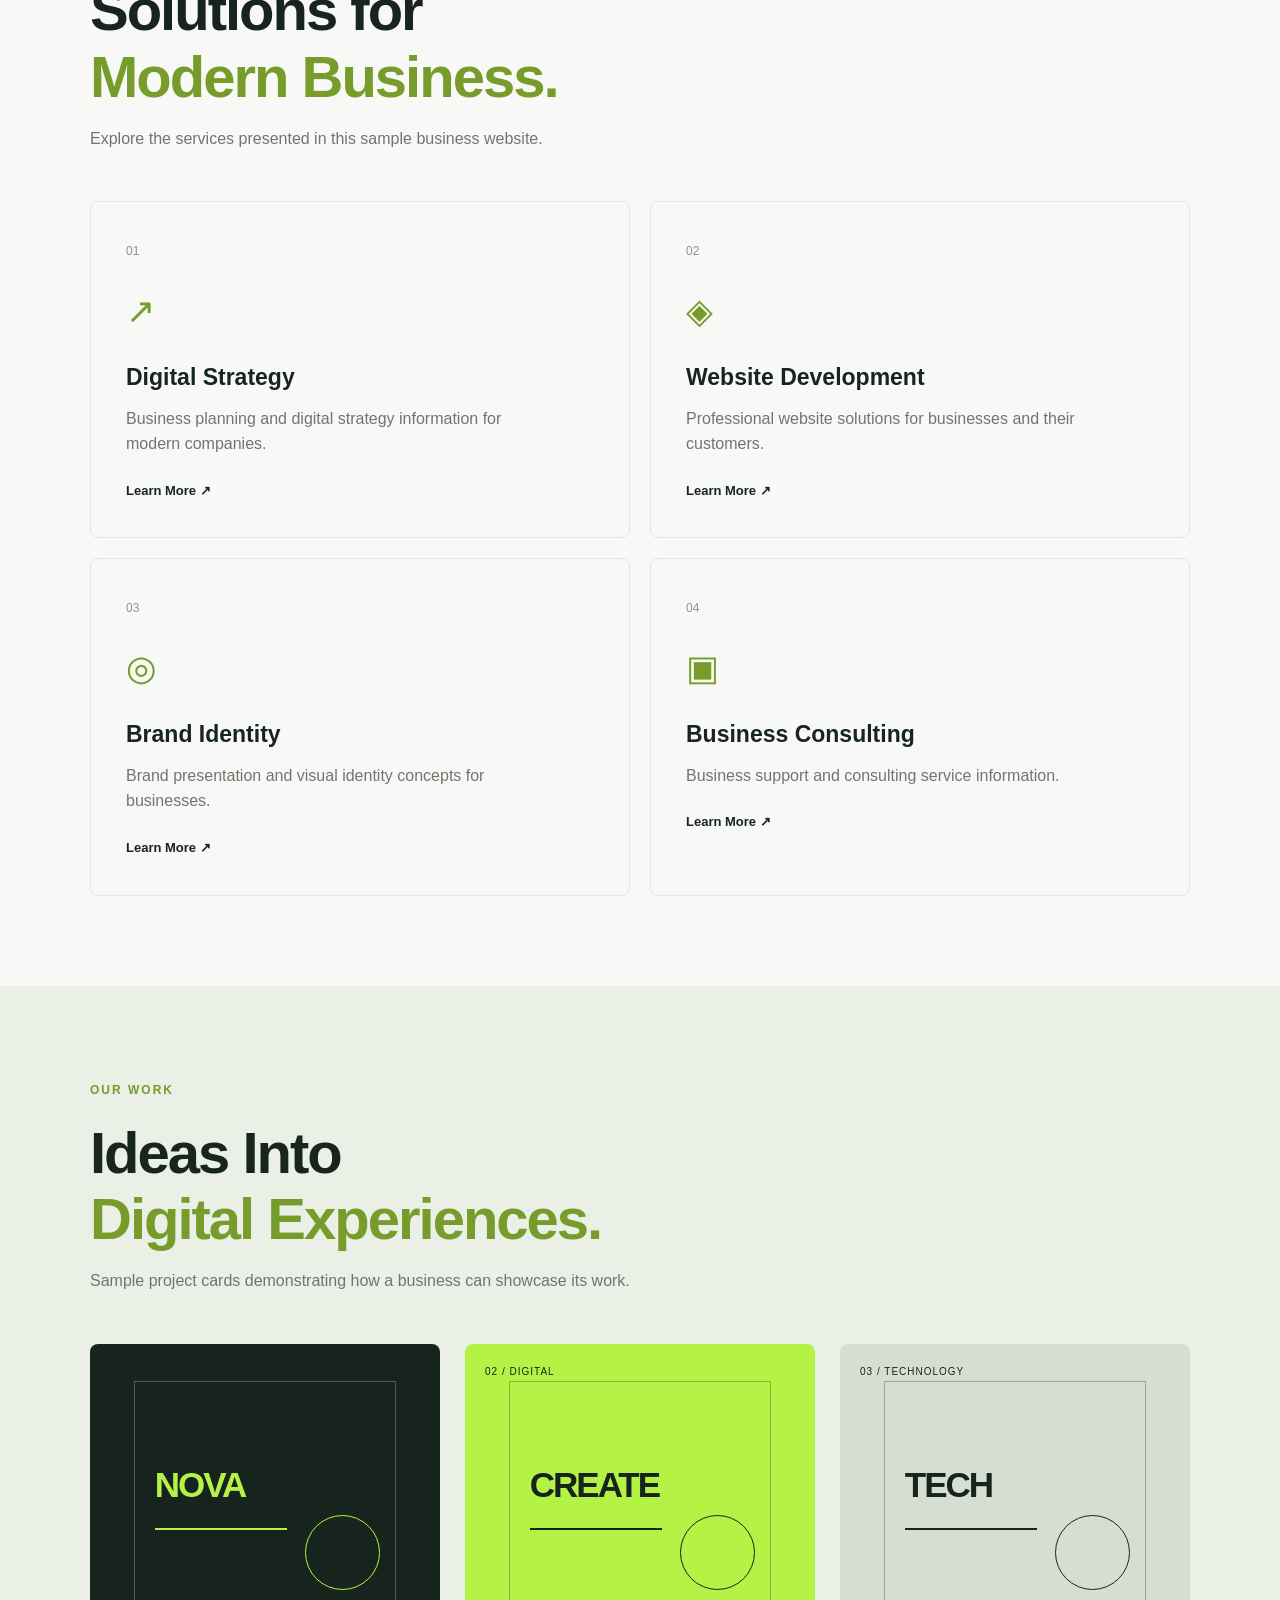
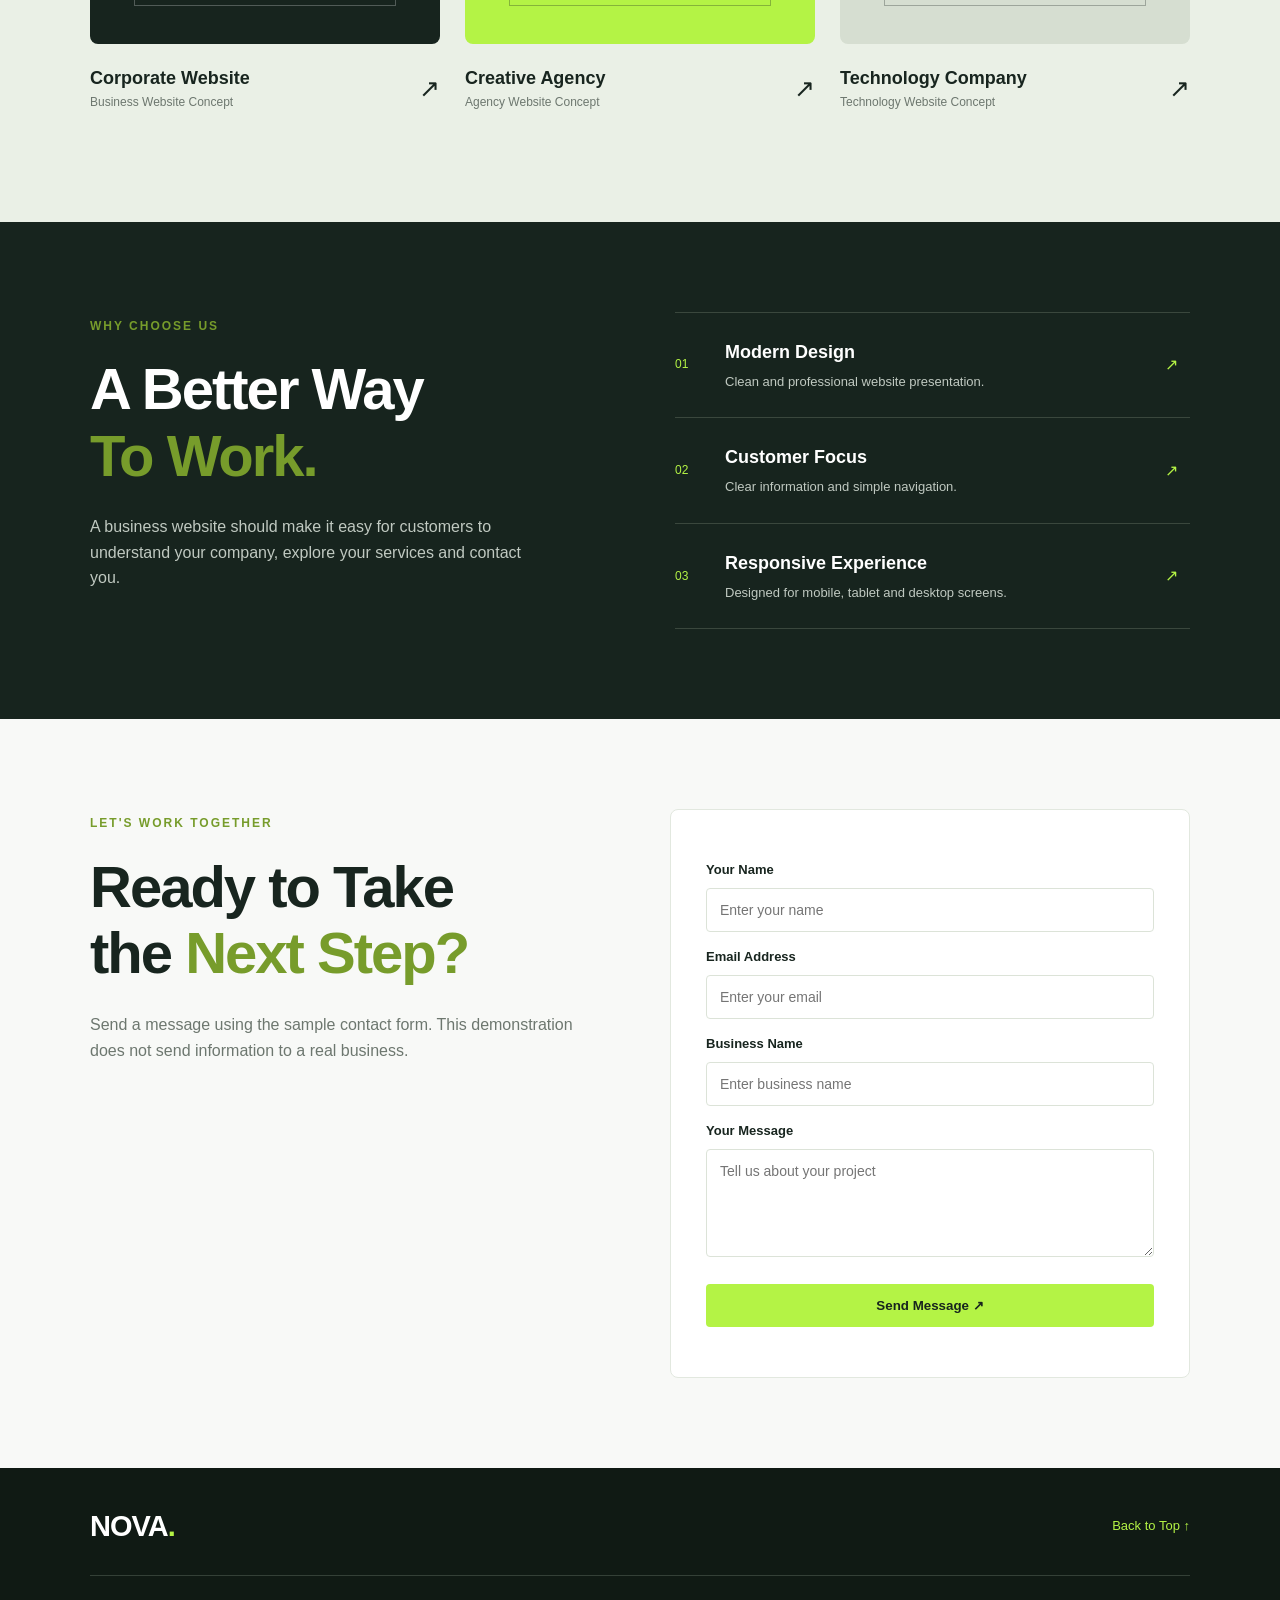
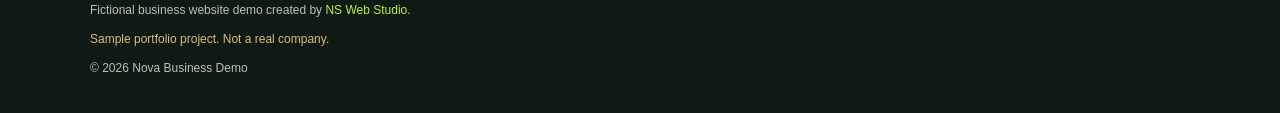
<file: demo/business/index.html>
<!DOCTYPE html>
<html lang="en">
<head>
  <meta charset="UTF-8">
  <meta name="viewport" content="width=device-width, initial-scale=1.0">

  <title>Nova Business | Business Website Demo</title>

  <link rel="stylesheet" href="style.css">
</head>

<body>

  <!-- NAVIGATION -->

  <header>
    <nav class="navbar">

      <a href="#home" class="logo">
        NOVA<span>.</span>
      </a>

      <button class="menu-btn" id="menuBtn" aria-label="Open navigation">
        ☰
      </button>

      <ul class="nav-links" id="navLinks">

        <li><a href="#home">Home</a></li>

        <li><a href="#about">About</a></li>

        <li><a href="#services">Services</a></li>

        <li><a href="#projects">Projects</a></li>

        <li><a href="#contact" class="nav-btn">Contact Us ↗</a></li>

      </ul>

    </nav>
  </header>


  <!-- HERO -->

  <section class="hero" id="home">

    <div class="hero-content">

      <p class="tagline">
        BUSINESS SOLUTIONS · DIGITAL GROWTH
      </p>

      <h1>
        Build Your Business.<br>
        <span>Move Forward.</span>
      </h1>

      <p class="hero-description">
        We help businesses improve their digital presence,
        create better customer experiences and grow with
        modern technology solutions.
      </p>

      <div class="hero-buttons">

        <a href="#services" class="primary-btn">
          Explore Services ↗
        </a>

        <a href="#about" class="secondary-btn">
          Discover Our Company
        </a>

      </div>

      <div class="hero-bottom">

        <div>
          <span class="small-label">OUR APPROACH</span>
          <h3>Smart. Simple. Effective.</h3>
        </div>

        <div>
          <span class="small-label">OUR FOCUS</span>
          <h3>Business Growth</h3>
        </div>

      </div>

    </div>

    <div class="hero-visual">

      <div class="visual-card visual-card-one">

        <span class="visual-label">DIGITAL STRATEGY</span>

        <div class="visual-circle">
          <span>↗</span>
        </div>

        <h3>Think Bigger.</h3>

        <p>Turn ideas into opportunities.</p>

      </div>

      <div class="visual-card visual-card-two">

        <span class="visual-label">BUSINESS SOLUTIONS</span>

        <h3>Designed for<br>your next step.</h3>

        <div class="visual-line"></div>

        <p>Modern business. Modern solutions.</p>

      </div>

    </div>

  </section>


  <!-- ABOUT -->

  <section class="about section" id="about">

    <div class="section-heading">

      <p class="tagline">WHO WE ARE</p>

      <h2>
        Helping Businesses<br>
        <span>Move Ahead.</span>
      </h2>

    </div>

    <div class="about-content">

      <div class="about-left">

        <p class="about-number">01 / ABOUT</p>

        <h3>
          Your business deserves
          a strong digital presence.
        </h3>

      </div>

      <div class="about-right">

        <p>
          Nova Business is a fictional business website concept
          created by NS Web Studio to demonstrate a modern
          corporate website design.
        </p>

        <p>
          The concept focuses on clear communication,
          professional presentation, service information
          and a simple way for customers to contact a business.
        </p>

        <a href="#contact" class="text-link">
          Let's Connect ↗
        </a>

      </div>

    </div>

  </section>


  <!-- SERVICES -->

  <section class="services section" id="services">

    <div class="section-heading">

      <p class="tagline">WHAT WE DO</p>

      <h2>
        Solutions for<br>
        <span>Modern Business.</span>
      </h2>

      <p>
        Explore the services presented in this sample business website.
      </p>

    </div>

    <div class="service-grid">

      <div class="service-card">

        <span class="service-number">01</span>

        <div class="service-icon">↗</div>

        <h3>Digital Strategy</h3>

        <p>
          Business planning and digital strategy
          information for modern companies.
        </p>

        <a href="#contact">Learn More ↗</a>

      </div>


      <div class="service-card">

        <span class="service-number">02</span>

        <div class="service-icon">◈</div>

        <h3>Website Development</h3>

        <p>
          Professional website solutions for businesses
          and their customers.
        </p>

        <a href="#contact">Learn More ↗</a>

      </div>


      <div class="service-card">

        <span class="service-number">03</span>

        <div class="service-icon">◎</div>

        <h3>Brand Identity</h3>

        <p>
          Brand presentation and visual identity
          concepts for businesses.
        </p>

        <a href="#contact">Learn More ↗</a>

      </div>


      <div class="service-card">

        <span class="service-number">04</span>

        <div class="service-icon">▣</div>

        <h3>Business Consulting</h3>

        <p>
          Business support and consulting service
          information.
        </p>

        <a href="#contact">Learn More ↗</a>

      </div>

    </div>

  </section>


  <!-- PROJECTS -->

  <section class="projects section" id="projects">

    <div class="section-heading">

      <p class="tagline">OUR WORK</p>

      <h2>
        Ideas Into<br>
        <span>Digital Experiences.</span>
      </h2>

      <p>
        Sample project cards demonstrating how a business
        can showcase its work.
      </p>

    </div>

    <div class="project-grid">

      <div class="project-card">

        <div class="project-image project-image-one">

          <span class="project-tag">01 / BUSINESS</span>

          <div class="project-art">
            <span>NOVA</span>
            <div class="art-line"></div>
            <div class="art-circle"></div>
          </div>

        </div>

        <div class="project-info">

          <div>
            <h3>Corporate Website</h3>
            <p>Business Website Concept</p>
          </div>

          <span class="project-arrow">↗</span>

        </div>

      </div>


      <div class="project-card">

        <div class="project-image project-image-two">

          <span class="project-tag">02 / DIGITAL</span>

          <div class="project-art">
            <span>CREATE</span>
            <div class="art-line"></div>
            <div class="art-circle"></div>
          </div>

        </div>

        <div class="project-info">

          <div>
            <h3>Creative Agency</h3>
            <p>Agency Website Concept</p>
          </div>

          <span class="project-arrow">↗</span>

        </div>

      </div>


      <div class="project-card">

        <div class="project-image project-image-three">

          <span class="project-tag">03 / TECHNOLOGY</span>

          <div class="project-art">
            <span>TECH</span>
            <div class="art-line"></div>
            <div class="art-circle"></div>
          </div>

        </div>

        <div class="project-info">

          <div>
            <h3>Technology Company</h3>
            <p>Technology Website Concept</p>
          </div>

          <span class="project-arrow">↗</span>

        </div>

      </div>

    </div>

  </section>


  <!-- WHY CHOOSE US -->

  <section class="choose section">

    <div class="choose-content">

      <div>

        <p class="tagline">WHY CHOOSE US</p>

        <h2>
          A Better Way<br>
          <span>To Work.</span>
        </h2>

        <p>
          A business website should make it easy for
          customers to understand your company,
          explore your services and contact you.
        </p>

      </div>

      <div class="choose-list">

        <div class="choose-item">

          <span>01</span>

          <div>
            <h3>Modern Design</h3>
            <p>Clean and professional website presentation.</p>
          </div>

          <span class="choose-arrow">↗</span>

        </div>


        <div class="choose-item">

          <span>02</span>

          <div>
            <h3>Customer Focus</h3>
            <p>Clear information and simple navigation.</p>
          </div>

          <span class="choose-arrow">↗</span>

        </div>


        <div class="choose-item">

          <span>03</span>

          <div>
            <h3>Responsive Experience</h3>
            <p>Designed for mobile, tablet and desktop screens.</p>
          </div>

          <span class="choose-arrow">↗</span>

        </div>

      </div>

    </div>

  </section>


  <!-- CONTACT -->

  <section class="contact section" id="contact">

    <div class="contact-content">

      <div class="contact-text">

        <p class="tagline">LET'S WORK TOGETHER</p>

        <h2>
          Ready to Take<br>
          the <span>Next Step?</span>
        </h2>

        <p>
          Send a message using the sample contact form.
          This demonstration does not send information
          to a real business.
        </p>

      </div>


      <form id="contactForm">

        <label for="name">Your Name</label>

        <input
          type="text"
          id="name"
          placeholder="Enter your name"
          required>


        <label for="email">Email Address</label>

        <input
          type="email"
          id="email"
          placeholder="Enter your email"
          required>


        <label for="business">Business Name</label>

        <input
          type="text"
          id="business"
          placeholder="Enter business name">


        <label for="message">Your Message</label>

        <textarea
          id="message"
          rows="5"
          placeholder="Tell us about your project"
          required></textarea>


        <button type="submit" class="primary-btn">
          Send Message ↗
        </button>

        <p id="formMessage"></p>

      </form>

    </div>

  </section>


  <!-- FOOTER -->

  <footer>

    <div class="footer-top">

      <a href="#home" class="logo">
        NOVA<span>.</span>
      </a>

      <a href="#home" class="back-top">
        Back to Top ↑
      </a>

    </div>

    <div class="footer-bottom">

      <p>
        Fictional business website demo created by
        <a href="../../index.html">NS Web Studio</a>.
      </p>

      <p class="demo-warning">
        Sample portfolio project. Not a real company.
      </p>

      <p>© <span id="year"></span> Nova Business Demo</p>

    </div>

  </footer>


  <script src="script.js"></script>

</body>
</html>
</file>
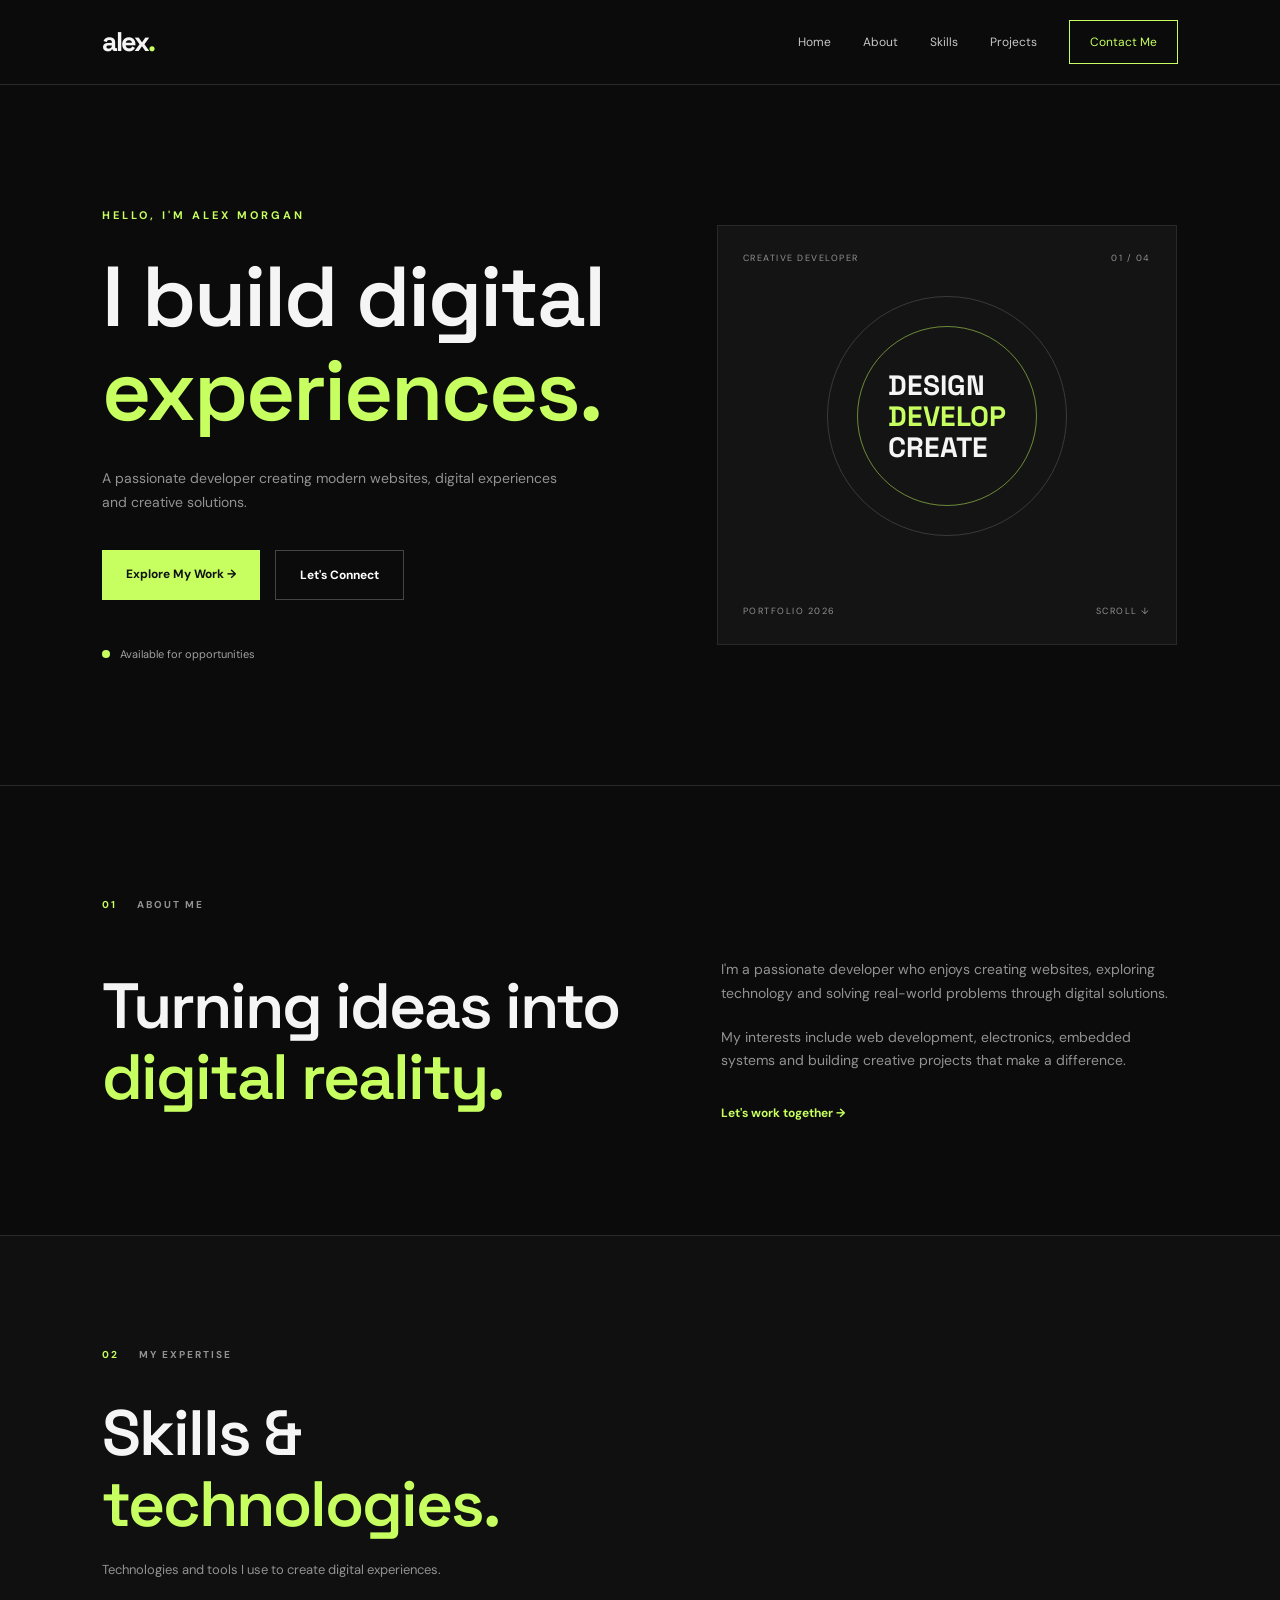
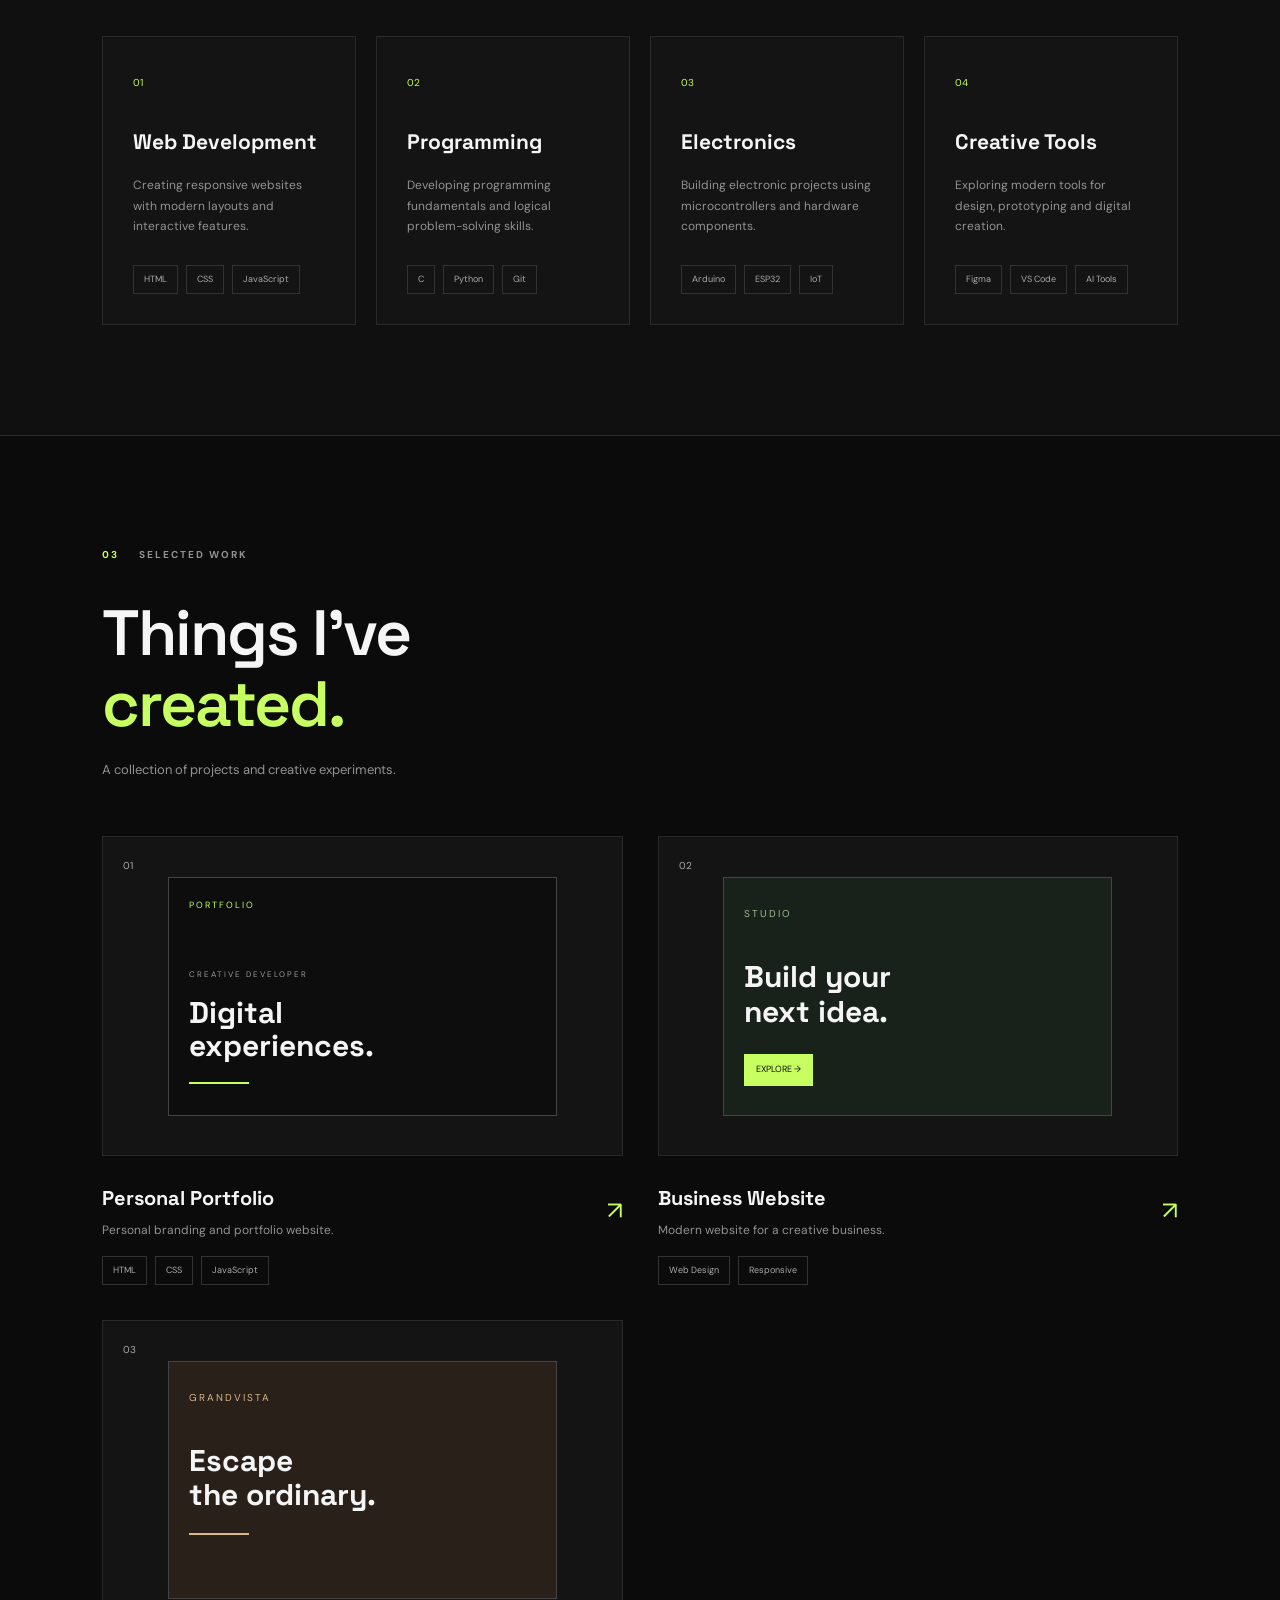
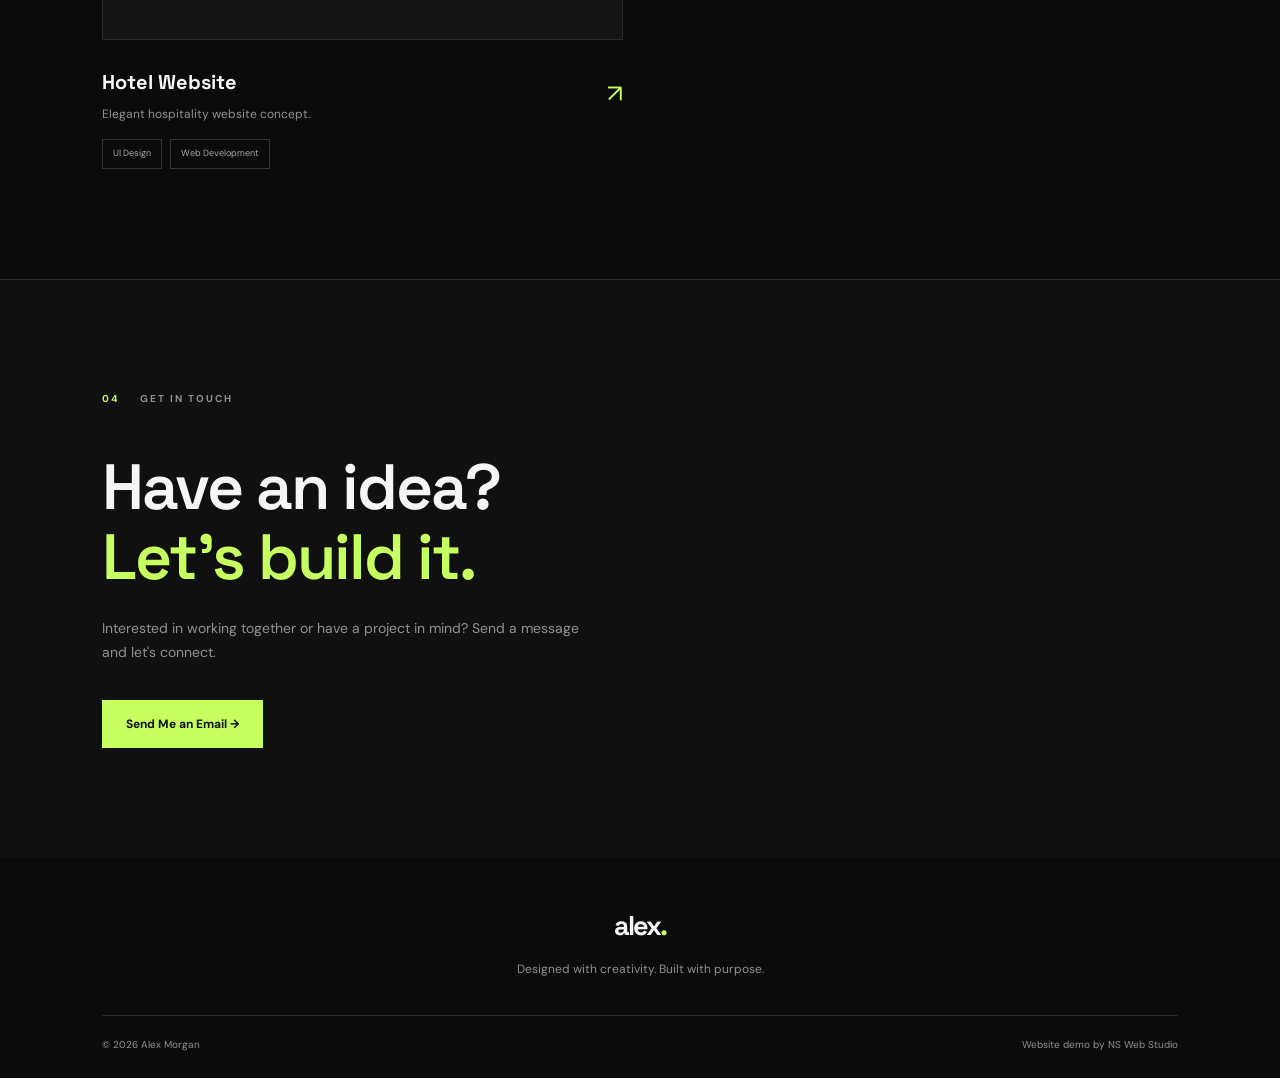
<file: demo/portfolio/index.html>
<!DOCTYPE html>
<html lang="en">
<head>
    <meta charset="UTF-8">
    <meta name="viewport" content="width=device-width, initial-scale=1.0">

    <title>Alex Morgan | Personal Portfolio</title>

    <meta name="description"
          content="Personal portfolio showcasing development skills, projects and experience.">

    <link rel="stylesheet" href="style.css">
</head>

<body>

<header class="header">

    <a href="#home" class="logo">
        alex<span>.</span>
    </a>

    <button id="menuToggle" class="menu-toggle" aria-label="Toggle navigation">
        ☰
    </button>

    <nav id="nav">

        <a href="#home">Home</a>

        <a href="#about">About</a>

        <a href="#skills">Skills</a>

        <a href="#projects">Projects</a>

        <a href="#contact" class="nav-button">Contact Me</a>

    </nav>

</header>

<main>

<section class="hero" id="home">

    <div class="hero-content">

        <p class="eyebrow">
            HELLO, I'M ALEX MORGAN
        </p>

        <h1>
            I build digital<br>
            <span>experiences.</span>
        </h1>

        <p class="hero-description">
            A passionate developer creating modern websites,
            digital experiences and creative solutions.
        </p>

        <div class="hero-buttons">

            <a href="#projects" class="button button-primary">
                Explore My Work →
            </a>

            <a href="#contact" class="button button-outline">
                Let's Connect
            </a>

        </div>

        <div class="hero-status">

            <span class="status-dot"></span>

            Available for opportunities

        </div>

    </div>

    <div class="hero-visual">

        <div class="visual-card">

            <div class="card-top">

                <span>CREATIVE DEVELOPER</span>

                <span>01 / 04</span>

            </div>

            <div class="visual-center">

                <div class="circle circle-one"></div>

                <div class="circle circle-two"></div>

                <div class="visual-text">
                    <span>DESIGN</span>
                    <span>DEVELOP</span>
                    <span>CREATE</span>
                </div>

            </div>

            <div class="card-bottom">

                <span>PORTFOLIO 2026</span>

                <span>SCROLL ↓</span>

            </div>

        </div>

    </div>

</section>

<section class="about section" id="about">

    <div class="section-label">
        <span>01</span>
        <span>ABOUT ME</span>
    </div>

    <div class="about-content">

        <h2>
            Turning ideas into<br>
            <span>digital reality.</span>
        </h2>

        <div class="about-description">

            <p>
                I'm a passionate developer who enjoys creating
                websites, exploring technology and solving
                real-world problems through digital solutions.
            </p>

            <p>
                My interests include web development,
                electronics, embedded systems and building
                creative projects that make a difference.
            </p>

            <a href="#contact" class="text-link">
                Let's work together →
            </a>

        </div>

    </div>

</section>

<section class="skills section" id="skills">

    <div class="section-heading">

        <div class="section-label">
            <span>02</span>
            <span>MY EXPERTISE</span>
        </div>

        <h2>
            Skills &<br>
            <span>technologies.</span>
        </h2>

        <p>
            Technologies and tools I use to create digital experiences.
        </p>

    </div>

    <div class="skills-grid">

        <article class="skill-card">

            <span class="skill-number">01</span>

            <h3>Web Development</h3>

            <p>
                Creating responsive websites with modern
                layouts and interactive features.
            </p>

            <div class="skill-tags">

                <span>HTML</span>
                <span>CSS</span>
                <span>JavaScript</span>

            </div>

        </article>

        <article class="skill-card">

            <span class="skill-number">02</span>

            <h3>Programming</h3>

            <p>
                Developing programming fundamentals
                and logical problem-solving skills.
            </p>

            <div class="skill-tags">

                <span>C</span>
                <span>Python</span>
                <span>Git</span>

            </div>

        </article>

        <article class="skill-card">

            <span class="skill-number">03</span>

            <h3>Electronics</h3>

            <p>
                Building electronic projects using
                microcontrollers and hardware components.
            </p>

            <div class="skill-tags">

                <span>Arduino</span>
                <span>ESP32</span>
                <span>IoT</span>

            </div>

        </article>

        <article class="skill-card">

            <span class="skill-number">04</span>

            <h3>Creative Tools</h3>

            <p>
                Exploring modern tools for design,
                prototyping and digital creation.
            </p>

            <div class="skill-tags">

                <span>Figma</span>
                <span>VS Code</span>
                <span>AI Tools</span>

            </div>

        </article>

    </div>

</section>

<section class="projects section" id="projects">

    <div class="section-heading">

        <div class="section-label">
            <span>03</span>
            <span>SELECTED WORK</span>
        </div>

        <h2>
            Things I've<br>
            <span>created.</span>
        </h2>

        <p>
            A collection of projects and creative experiments.
        </p>

    </div>

    <div class="projects-grid">

        <article class="project-card">

            <div class="project-image project-one">

                <span class="project-index">01</span>

                <div class="project-preview">

                    <div class="preview-navbar">
                        PORTFOLIO
                    </div>

                    <div class="preview-content">

                        <span>CREATIVE DEVELOPER</span>

                        <strong>
                            Digital<br>
                            experiences.
                        </strong>

                        <div class="preview-line"></div>

                    </div>

                </div>

            </div>

            <div class="project-info">

                <div>

                    <h3>Personal Portfolio</h3>

                    <p>Personal branding and portfolio website.</p>

                </div>

                <span class="project-arrow">↗</span>

            </div>

            <div class="project-tags">
                <span>HTML</span>
                <span>CSS</span>
                <span>JavaScript</span>
            </div>

        </article>

        <article class="project-card">

            <div class="project-image project-two">

                <span class="project-index">02</span>

                <div class="business-preview">

                    <span>STUDIO</span>

                    <strong>
                        Build your<br>
                        next idea.
                    </strong>

                    <div class="business-button">
                        EXPLORE →
                    </div>

                </div>

            </div>

            <div class="project-info">

                <div>

                    <h3>Business Website</h3>

                    <p>Modern website for a creative business.</p>

                </div>

                <span class="project-arrow">↗</span>

            </div>

            <div class="project-tags">
                <span>Web Design</span>
                <span>Responsive</span>
            </div>

        </article>

        <article class="project-card">

            <div class="project-image project-three">

                <span class="project-index">03</span>

                <div class="hotel-preview">

                    <span>GRANDVISTA</span>

                    <strong>
                        Escape<br>
                        the ordinary.
                    </strong>

                    <div class="hotel-line"></div>

                </div>

            </div>

            <div class="project-info">

                <div>

                    <h3>Hotel Website</h3>

                    <p>Elegant hospitality website concept.</p>

                </div>

                <span class="project-arrow">↗</span>

            </div>

            <div class="project-tags">
                <span>UI Design</span>
                <span>Web Development</span>
            </div>

        </article>

</section>

<section class="contact section" id="contact">

    <div class="section-label">
        <span>04</span>
        <span>GET IN TOUCH</span>
    </div>

    <div class="contact-content">

        <h2>
            Have an idea?<br>
            <span>Let's build it.</span>
        </h2>

        <p>
            Interested in working together or have a project
            in mind? Send a message and let's connect.
        </p>

        <a href="mailto:hello@example.com" class="button button-primary">
            Send Me an Email →
        </a>

    </div>

</section>

</main>

<footer class="footer">

    <a href="#home" class="logo">
        alex<span>.</span>
    </a>

    <p>Designed with creativity. Built with purpose.</p>

    <div class="footer-bottom">

        <span>
            © <span id="year"></span> Alex Morgan
        </span>

        <span>
            Website demo by NS Web Studio
        </span>

    </div>

</footer>

<script src="script.js"></script>

</body>
</html>
</file>
<file: style.css>
/* =====================================
   NS WEB STUDIO
   BLACK + NEON LIME DESIGN
===================================== */

:root {
    --background: #080808;
    --background-light: #101010;
    --card-background: #141414;

    --neon: #c6ff00;
    --white: #ffffff;
    --gray: #a3a3a3;
    --border: rgba(255, 255, 255, 0.10);

    --container: 1200px;
}


/* =====================================
   RESET
===================================== */

* {
    margin: 0;
    padding: 0;
    box-sizing: border-box;
}

html {
    scroll-behavior: smooth;
    scroll-padding-top: 100px;
}

body {
    background: var(--background);
    color: var(--white);

    font-family: Arial, Helvetica, sans-serif;

    line-height: 1.6;
    overflow-x: hidden;
}

a {
    color: inherit;
    text-decoration: none;
}

button {
    font: inherit;
}

img {
    max-width: 100%;
}

ul {
    list-style: none;
}

section {
    scroll-margin-top: 90px;
}


/* =====================================
   HEADER
===================================== */

.header {
    width: 100%;

    position: sticky;
    top: 0;
    z-index: 1000;

    background: rgba(8, 8, 8, 0.95);

    backdrop-filter: blur(15px);

    border-bottom: 1px solid var(--border);
}

.navbar {
    max-width: var(--container);

    margin: auto;

    padding: 15px 30px;

    display: flex;
    align-items: center;
    justify-content: space-between;

    gap: 30px;
}


/* LOGO */

.navbar .logo {
    display: inline-flex;
    align-items: center;

    flex-shrink: 0;
}

.navbar .logo img {
    width: 250px;
    height: 80px;

    object-fit: contain;
    object-position: left center;

    display: block;
}


/* NAV LINKS */

.nav-links {
    display: flex;
    align-items: center;

    gap: 30px;
}

.nav-links a {
    font-size: 14px;

    color: var(--gray);

    transition: color 0.3s ease;
}

.nav-links a:hover {
    color: var(--neon);
}

.nav-links .nav-contact {
    color: var(--background);

    background: var(--neon);

    padding: 12px 20px;

    border-radius: 5px;

    font-weight: bold;

    transition: 0.3s ease;
}

.nav-links .nav-contact:hover {
    background: var(--white);

    color: var(--background);

    transform: translateY(-2px);
}


/* MOBILE MENU BUTTON */

.menu-toggle {
    display: none;

    background: transparent;

    border: 1px solid var(--border);

    color: var(--neon);

    font-size: 25px;

    padding: 7px 12px;

    border-radius: 5px;

    cursor: pointer;
}


/* =====================================
   COMMON SECTION
===================================== */

.section {
    max-width: var(--container);

    margin: auto;

    padding: 110px 30px;
}

.small-heading {
    color: var(--neon);

    font-size: 12px;

    font-weight: bold;

    letter-spacing: 2px;

    margin-bottom: 22px;
}

.section-heading {
    max-width: 700px;

    margin-bottom: 55px;
}

.section-heading h2 {
    font-size: clamp(35px, 5vw, 58px);

    line-height: 1.15;

    letter-spacing: -2px;

    margin-bottom: 20px;
}

.section-heading h2 span {
    color: var(--neon);
}

.section-heading > p:last-child {
    color: var(--gray);

    max-width: 550px;

    font-size: 15px;
}


/* =====================================
   BUTTONS
===================================== */

.btn {
    display: inline-flex;
    align-items: center;
    justify-content: center;

    padding: 15px 24px;

    border-radius: 5px;

    font-size: 14px;

    font-weight: bold;

    transition: 0.3s ease;
}

.primary-btn {
    background: var(--neon);

    color: var(--background);

    border: 1px solid var(--neon);
}

.primary-btn:hover {
    background: var(--white);

    border-color: var(--white);

    transform: translateY(-3px);
}

.secondary-btn {
    background: transparent;

    color: var(--white);

    border: 1px solid var(--border);
}

.secondary-btn:hover {
    border-color: var(--neon);

    color: var(--neon);

    transform: translateY(-3px);
}


/* =====================================
   HERO
===================================== */

.hero {
    max-width: var(--container);

    min-height: 680px;

    margin: auto;

    padding: 100px 30px;

    display: grid;

    grid-template-columns: 1.2fr 0.8fr;

    align-items: center;

    gap: 60px;
}

.hero-content {
    max-width: 700px;
}

.hero .small-heading {
    display: flex;
    align-items: center;

    gap: 10px;
}

.dot {
    width: 8px;
    height: 8px;

    background: var(--neon);

    border-radius: 50%;

    display: inline-block;

    box-shadow: 0 0 12px var(--neon);
}

.hero h1 {
    font-size: clamp(42px, 6vw, 75px);

    line-height: 1.08;

    letter-spacing: -3px;

    margin-bottom: 25px;
}

.hero h1 span {
    color: var(--neon);
}

.hero-description {
    color: var(--gray);

    font-size: 16px;

    max-width: 550px;

    margin-bottom: 30px;
}

.hero-buttons {
    display: flex;
    flex-wrap: wrap;

    gap: 15px;
}

.hero-note {
    color: var(--gray);

    font-size: 12px;

    margin-top: 35px;
}

.hero-note span {
    color: var(--neon);

    margin-right: 8px;
}


/* HERO VISUAL */

.hero-visual {
    position: relative;

    max-width: 480px;

    width: 100%;

    margin: auto;
}

.visual-card {
    background: var(--card-background);

    border: 1px solid var(--border);

    border-radius: 12px;

    overflow: hidden;

    box-shadow: 0 20px 70px rgba(0, 0, 0, 0.5);
}

.browser-top {
    display: flex;
    align-items: center;

    gap: 20px;

    padding: 15px 20px;

    background: #1b1b1b;

    border-bottom: 1px solid var(--border);
}

.browser-dots {
    display: flex;

    gap: 6px;
}

.browser-dots span {
    width: 8px;
    height: 8px;

    border-radius: 50%;

    background: #555;
}

.browser-dots span:first-child {
    background: #ff5f57;
}

.browser-dots span:nth-child(2) {
    background: #febc2e;
}

.browser-dots span:nth-child(3) {
    background: #28c840;
}

.browser-top p {
    color: var(--gray);

    font-size: 11px;
}

.visual-content {
    padding: 50px 35px;
}

.visual-label {
    color: var(--neon);

    font-size: 10px;

    letter-spacing: 2px;

    margin-bottom: 20px;
}

.visual-content h2 {
    font-size: 38px;

    line-height: 1.15;

    letter-spacing: -1px;
}

.visual-line {
    width: 60px;
    height: 3px;

    background: var(--neon);

    margin: 25px 0;
}

.visual-content > p {
    color: var(--gray);

    font-size: 13px;

    margin-bottom: 25px;
}

.visual-button {
    display: inline-block;

    background: var(--neon);

    color: var(--background);

    font-size: 11px;

    font-weight: bold;

    padding: 12px 20px;

    border-radius: 3px;
}

.floating-tag {
    position: absolute;

    bottom: -20px;
    left: -25px;

    background: var(--neon);

    color: var(--background);

    padding: 13px 20px;

    border-radius: 5px;

    font-size: 12px;

    font-weight: bold;

    box-shadow: 0 10px 30px rgba(198, 255, 0, 0.15);
}

.floating-tag span {
    margin-right: 7px;
}


/* =====================================
   SERVICES
===================================== */

.services {
    border-top: 1px solid var(--border);
}

.services-grid {
    display: grid;

    grid-template-columns: repeat(3, 1fr);

    gap: 20px;
}

.service-card {
    position: relative;

    background: var(--card-background);

    border: 1px solid var(--border);

    padding: 35px 30px;

    border-radius: 8px;

    transition: 0.3s ease;
}

.service-card:hover {
    border-color: var(--neon);

    transform: translateY(-5px);
}

.service-number {
    position: absolute;

    top: 25px;
    right: 25px;

    color: #555;

    font-size: 12px;
}

.service-icon {
    color: var(--neon);

    font-size: 30px;

    margin-bottom: 25px;
}

.service-card h3 {
    font-size: 20px;

    margin-bottom: 15px;
}

.service-card p {
    color: var(--gray);

    font-size: 14px;

    margin-bottom: 25px;
}

.service-card a {
    color: var(--neon);

    font-size: 12px;

    font-weight: bold;
}

.service-card a:hover {
    color: var(--white);
}


/* =====================================
   ABOUT
===================================== */

.about {
    display: grid;

    grid-template-columns: 1fr 1fr;

    align-items: center;

    gap: 80px;
}

.about-content h2 {
    font-size: clamp(35px, 5vw, 58px);

    line-height: 1.15;

    letter-spacing: -2px;

    margin-bottom: 25px;
}

.about-content h2 span {
    color: var(--neon);
}

.about-content > p:not(.small-heading) {
    color: var(--gray);

    font-size: 15px;

    margin-bottom: 20px;

    max-width: 550px;
}

.about-content .btn {
    margin-top: 15px;
}

.about-box {
    min-height: 400px;

    display: flex;
    align-items: center;

    padding: 50px;

    background:
        radial-gradient(
            circle at top right,
            rgba(198, 255, 0, 0.12),
            transparent 50%
        ),
        var(--card-background);

    border: 1px solid var(--border);

    border-radius: 10px;
}

.about-box-content h3 {
    font-size: 48px;

    line-height: 1.15;

    letter-spacing: -1px;
}

.about-box-line {
    width: 60px;
    height: 3px;

    background: var(--neon);

    margin: 25px 0;
}

.about-box-content > p:last-child {
    color: var(--gray);

    font-size: 14px;
}


/* =====================================
   PORTFOLIO
===================================== */

.portfolio {
    border-top: 1px solid var(--border);
}

.portfolio-grid {
    display: grid;

    grid-template-columns: repeat(3, 1fr);

    gap: 25px;
}

.portfolio-card {
    min-width: 0;
}

.portfolio-preview {
    min-height: 300px;

    display: flex;
    align-items: center;

    padding: 30px;

    border-radius: 8px;

    overflow: hidden;

    transition: 0.3s ease;
}

.portfolio-card:hover .portfolio-preview {
    transform: translateY(-5px);
}

.preview-one {
    background:
        linear-gradient(
            135deg,
            #1d2b00,
            #080808 70%
        );
}

.preview-two {
    background:
        linear-gradient(
            135deg,
            #282828,
            #101010 70%
        );
}

.preview-three {
    background:
        linear-gradient(
            135deg,
            #252500,
            #080808 70%
        );
}

.preview-text p {
    color: var(--neon);

    font-size: 10px;

    letter-spacing: 2px;

    margin-bottom: 20px;
}

.preview-text h3 {
    font-size: 32px;

    line-height: 1.15;

    margin-bottom: 25px;
}

.preview-text span {
    color: var(--gray);

    font-size: 11px;
}

.portfolio-info {
    display: flex;
    align-items: flex-start;
    justify-content: space-between;

    gap: 15px;

    padding: 20px 0;
}

.portfolio-info h3 {
    font-size: 16px;

    margin-bottom: 5px;
}

.portfolio-info p {
    color: var(--gray);

    font-size: 12px;
}

.portfolio-info > span {
    color: var(--neon);

    font-size: 12px;
}

.portfolio-note {
    color: var(--gray);

    font-size: 12px;

    margin-top: 25px;
}


/* =====================================
   PROCESS
===================================== */

.process {
    border-top: 1px solid var(--border);
}

.process-grid {
    display: grid;

    grid-template-columns: repeat(4, 1fr);

    gap: 25px;
}

.process-item {
    border-top: 1px solid var(--border);

    padding-top: 25px;
}

.process-item > span {
    color: var(--neon);

    font-size: 12px;
}

.process-item h3 {
    font-size: 20px;

    margin: 20px 0 10px;
}

.process-item p {
    color: var(--gray);

    font-size: 13px;
}


/* =====================================
   CONTACT
===================================== */

.contact {
    max-width: none;

    background: var(--neon);

    color: var(--background);

    padding-left: max(30px, calc((100% - var(--container)) / 2));
    padding-right: max(30px, calc((100% - var(--container)) / 2));

    display: grid;

    grid-template-columns: 1fr 0.7fr;

    gap: 80px;

    align-items: center;
}

.contact .small-heading {
    color: #333;
}

.contact-content h2 {
    font-size: clamp(40px, 6vw, 75px);

    line-height: 1.05;

    letter-spacing: -3px;

    margin-bottom: 25px;
}

.contact-content h2 span {
    color: #555;
}

.contact-content > p:not(.small-heading) {
    max-width: 500px;

    font-size: 15px;

    margin-bottom: 30px;
}

.contact .primary-btn {
    background: var(--background);

    color: var(--neon);

    border-color: var(--background);
}

.contact .primary-btn:hover {
    background: #252525;

    color: var(--white);
}

.contact-details {
    display: flex;
    flex-direction: column;

    gap: 30px;
}

.contact-details > div {
    border-bottom: 1px solid rgba(0, 0, 0, 0.2);

    padding-bottom: 20px;
}

.contact-details p {
    font-size: 10px;

    font-weight: bold;

    letter-spacing: 2px;

    margin-bottom: 8px;
}

.contact-details a,
.contact-details span {
    font-size: 14px;

    overflow-wrap: anywhere;
}

.contact-details a:hover {
    text-decoration: underline;
}


/* =====================================
   FOOTER
===================================== */

.footer {
    max-width: var(--container);

    margin: auto;

    padding: 35px 30px;

    display: flex;
    align-items: center;
    justify-content: space-between;

    gap: 25px;
}

.footer .logo {
    display: inline-flex;
    align-items: center;
}

.footer .logo img {
    width: 180px;
    height: 65px;

    object-fit: contain;

    display: block;
}

.footer p {
    color: var(--gray);

    font-size: 12px;

    text-align: center;
}

.footer > a:last-child {
    color: var(--neon);

    font-size: 12px;
}


/* =====================================
   TABLET
===================================== */

@media (max-width: 950px) {

    .hero {
        grid-template-columns: 1fr;

        gap: 70px;

        padding-top: 80px;
    }

    .hero-visual {
        max-width: 550px;
    }

    .services-grid {
        grid-template-columns: repeat(2, 1fr);
    }

    .about {
        gap: 40px;
    }

    .portfolio-grid {
        grid-template-columns: repeat(2, 1fr);
    }

    .process-grid {
        grid-template-columns: repeat(2, 1fr);
    }

    .contact {
        grid-template-columns: 1fr;

        gap: 50px;
    }

}


/* =====================================
   MOBILE NAVIGATION
===================================== */

@media (max-width: 700px) {

    .navbar {
        padding: 10px 20px;
    }

    .navbar .logo img {
        width: 190px;
        height: 65px;
    }

    .menu-toggle {
        display: block;
    }

    .nav-links {
        position: absolute;

        top: 100%;
        left: 0;

        width: 100%;

        display: none;

        flex-direction: column;
        align-items: stretch;

        gap: 0;

        padding: 15px 20px 25px;

        background: var(--background);

        border-bottom: 1px solid var(--border);
    }

    .nav-links.active {
        display: flex;
    }

    .nav-links li a {
        display: block;

        padding: 14px 10px;
    }

    .nav-links .nav-contact {
        text-align: center;

        margin-top: 10px;
    }

}


/* =====================================
   MOBILE CONTENT
===================================== */

@media (max-width: 600px) {

    .section {
        padding: 75px 20px;
    }

    .hero {
        padding: 70px 20px 90px;

        min-height: auto;
    }

    .hero h1 {
        font-size: 43px;

        letter-spacing: -2px;
    }

    .hero-description {
        font-size: 14px;
    }

    .hero-buttons {
        flex-direction: column;
        align-items: stretch;
    }

    .hero-buttons .btn {
        width: 100%;
    }

    .hero-note {
        font-size: 11px;
    }

    .visual-content {
        padding: 35px 25px;
    }

    .visual-content h2 {
        font-size: 32px;
    }

    .floating-tag {
        left: 10px;
        bottom: -20px;
    }

    .section-heading h2 {
        font-size: 38px;

        letter-spacing: -1.5px;
    }

    .services-grid {
        grid-template-columns: 1fr;
    }

    .service-card {
        padding: 30px 25px;
    }

    .about {
        grid-template-columns: 1fr;

        gap: 40px;
    }

    .about-content h2 {
        font-size: 40px;

        letter-spacing: -1.5px;
    }

    .about-box {
        min-height: 330px;

        padding: 35px;
    }

    .about-box-content h3 {
        font-size: 42px;
    }

    .portfolio-grid {
        grid-template-columns: 1fr;
    }

    .portfolio-preview {
        min-height: 260px;
    }

    .process-grid {
        grid-template-columns: 1fr;

        gap: 30px;
    }

    .contact {
        padding: 75px 20px;
    }

    .contact-content h2 {
        font-size: 48px;

        letter-spacing: -2px;
    }

    .footer {
        flex-direction: column;

        text-align: center;

        padding: 30px 20px;

        gap: 15px;
    }

    .footer .logo img {
        width: 160px;
        height: 60px;
    }

}


/* =====================================
   SMALL MOBILE
===================================== */

@media (max-width: 380px) {

    .navbar .logo img {
        width: 155px;
        height: 55px;
    }

    .hero h1 {
        font-size: 36px;
    }

    .visual-content h2 {
        font-size: 27px;
    }

    .contact-content h2 {
        font-size: 40px;
    }

}


/* =====================================
   ACCESSIBILITY
===================================== */

a:focus-visible,
button:focus-visible {
    outline: 2px solid var(--neon);

    outline-offset: 4px;
}


/* REDUCE ANIMATION FOR USERS WHO PREFER IT */

@media (prefers-reduced-motion: reduce) {

    html {
        scroll-behavior: auto;
    }

    *,
    *::before,
    *::after {
        animation-duration: 0.01ms !important;

        animation-iteration-count: 1 !important;

        transition-duration: 0.01ms !important;
    }

}

.portfolio-demo-link {
    display: inline-block;
    margin: 0 25px 25px;
    color: #c6ff4d;
    font-size: 14px;
    font-weight: 600;
    text-decoration: none;
    transition: 0.3s;
}

.portfolio-demo-link:hover {
    color: #ffffff;
    transform: translateX(4px);
}

/* WHY CHOOSE NS WEB STUDIO */

.why-choose {
    padding: 80px 8%;
}

.why-choose .section-heading {
    text-align: center;
    max-width: 700px;
    margin: 0 auto 50px;
}

.why-choose .section-tag {
    color: #c7ff00;
    font-size: 13px;
    font-weight: 600;
    letter-spacing: 2px;
}

.why-choose .section-heading h2 {
    margin: 15px 0;
}

.why-choose .section-heading h2 span {
    color: #c7ff00;
}

.why-choose-grid {
    display: grid;
    grid-template-columns: repeat(3, 1fr);
    gap: 22px;
}

.why-card {
    background: #111;
    border: 1px solid #252525;
    border-radius: 16px;
    padding: 28px;
    transition: 0.3s ease;
}

.why-card:hover {
    transform: translateY(-5px);
    border-color: #c7ff00;
}

.why-icon {
    width: 48px;
    height: 48px;
    display: flex;
    align-items: center;
    justify-content: center;
    background: rgba(199, 255, 0, 0.1);
    color: #c7ff00;
    border-radius: 12px;
    font-size: 24px;
    margin-bottom: 20px;
}

.why-card h3 {
    margin-bottom: 12px;
}

.why-card p {
    color: #aaa;
    line-height: 1.7;
    font-size: 14px;
}

.why-choose-cta {
    text-align: center;
    margin-top: 50px;
}

.why-choose-cta p {
    color: #aaa;
    margin: 12px 0 25px;
}

/* RESPONSIVE */

@media (max-width: 900px) {
    .why-choose-grid {
        grid-template-columns: repeat(2, 1fr);
    }
}

@media (max-width: 600px) {
    .why-choose {
        padding: 60px 5%;
    }

    .why-choose-grid {
        grid-template-columns: 1fr;
    }

    .why-card {
        padding: 24px;
    }
}

/* NAVIGATION FIX */

nav {
    display: flex;
    align-items: center;
    justify-content: center;
    gap: 25px;
    flex-wrap: nowrap;
}

nav a {
    white-space: nowrap;
    text-decoration: none;
}

/* MOBILE NAVIGATION */

@media (max-width: 768px) {
    nav {
        flex-wrap: wrap;
        gap: 15px;
    }
}

/* INCREASE LOGO SIZE */

.navbar .logo img {
    width: 180px;
    height: auto;
    object-fit: contain;
}

/* FOOTER LOGO */

.footer .logo img {
    width: 150px;
    height: auto;
    object-fit: contain;
}

/* Professional Navbar Layout */
.navbar {
    display: flex;
    align-items: center;
    justify-content: space-between;
    padding: 12px 30px;
    min-height: 100px;
    height: auto;
}

/* Navbar Logo */
.navbar .logo img {
    width: 120px;
    height: 120px;
    object-fit: contain;
    display: block;
}

/* Navigation Links */
.nav-links {
    display: flex;
    align-items: center;
    gap: 30px;
    list-style: none;
    margin: 0;
    padding: 0;
}

/* Navigation Text */
.nav-links a {
    text-decoration: none;
    font-size: 16px;
    white-space: nowrap;
}

/* Contact Button */
.nav-links .contact-btn {
    padding: 14px 24px;
    border-radius: 8px;
}

/* Keep Header Compact */
header {
    min-height: auto;
}

/* =========================
   FAQ SECTION
========================= */

.faq {
    padding: 100px 8%;
}

.faq-container {
    max-width: 900px;
    margin: 0 auto;
}

.faq-container h2 {
    font-size: 48px;
    line-height: 1.2;
    margin-bottom: 20px;
}

.faq-container h2 span {
    color: #c6ff00;
}

.faq-description {
    color: #bdbdbd;
    margin-bottom: 40px;
    line-height: 1.7;
}


/* FAQ ITEM */

.faq-item {
    border-bottom: 1px solid #333;
}


/* QUESTION */

.faq-question {
    width: 100%;
    background: transparent;
    border: none;
    color: #ffffff;
    padding: 25px 0;
    display: flex;
    justify-content: space-between;
    align-items: center;
    text-align: left;
    font-size: 18px;
    font-weight: 600;
    cursor: pointer;
    gap: 20px;
}


/* PLUS ICON */

.faq-icon {
    color: #c6ff00;
    font-size: 28px;
    transition: transform 0.3s ease;
}


/* ANSWER */

.faq-answer {
    display: none;
    padding: 0 0 25px;
}

.faq-answer p {
    color: #bdbdbd;
    line-height: 1.8;
    font-size: 15px;
}


/* ACTIVE FAQ */

.faq-item.active .faq-answer {
    display: block;
}

.faq-item.active .faq-icon {
    transform: rotate(45deg);
}


/* FAQ CONTACT */

.faq-contact {
    margin-top: 40px;
}

.faq-contact p {
    color: #bdbdbd;
    margin-bottom: 20px;
}


/* MOBILE */

@media (max-width: 768px) {

    .faq {
        padding: 70px 6%;
    }

    .faq-container h2 {
        font-size: 36px;
    }

    .faq-question {
        font-size: 16px;
        padding: 22px 0;
    }

    .faq-answer p {
        font-size: 14px;
    }

}

/* =========================
   FLOATING WHATSAPP BUTTON
========================= */

.floating-whatsapp {

    position: fixed;

    bottom: 25px;

    right: 25px;

    width: 60px;

    height: 60px;

    background: #c6ff00;

    color: #000000;

    display: flex;

    align-items: center;

    justify-content: center;

    border-radius: 50%;

    box-shadow: 0 0 20px rgba(198, 255, 0, 0.25);

    z-index: 9999;

    text-decoration: none;

    transition: all 0.3s ease;

}


/* ICON */

.floating-whatsapp svg {

    width: 30px;

    height: 30px;

}


/* HOVER EFFECT */

.floating-whatsapp:hover {

    transform: translateY(-5px) scale(1.05);

    box-shadow: 0 0 30px rgba(198, 255, 0, 0.45);

}


/* MOBILE */

@media (max-width: 768px) {

    .floating-whatsapp {

        width: 55px;

        height: 55px;

        bottom: 20px;

        right: 20px;

    }

}

/* ==============================
   NS WEB STUDIO PRELOADER
============================== */

#preloader {
    position: fixed;
    inset: 0;
    width: 100%;
    height: 100%;
    background: #050505;
    display: flex;
    justify-content: center;
    align-items: center;
    z-index: 999999;
    opacity: 1;
    visibility: visible;
    transition: opacity 0.6s ease,
                visibility 0.6s ease;
}

.loader-content {
    text-align: center;
    width: 260px;
    max-width: 80%;
}

.loader-logo {
    font-size: 70px;
    font-weight: 900;
    letter-spacing: -5px;
    color: #ffffff;
    animation: logoPulse 1.5s ease-in-out infinite;
}

.loader-logo span {
    color: #c6ff00;
}

.loader-brand {
    color: #c6ff00;
    font-size: 12px;
    letter-spacing: 6px;
    margin-top: 5px;
    margin-bottom: 35px;
}

.loader-line {
    width: 100%;
    height: 3px;
    background: #252525;
    overflow: hidden;
    border-radius: 10px;
}

.loader-progress {
    width: 40%;
    height: 100%;
    background: #c6ff00;
    border-radius: 10px;
    animation: loadingProgress 1.5s ease-in-out infinite;
}

.loader-text {
    color: #777;
    font-size: 10px;
    letter-spacing: 2px;
    margin-top: 18px;
}

/* Logo animation */
@keyframes logoPulse {
    0%, 100% {
        opacity: 1;
        transform: scale(1);
    }

    50% {
        opacity: 0.65;
        transform: scale(1.04);
    }
}

/* Loading bar animation */
@keyframes loadingProgress {
    0% {
        transform: translateX(-110%);
    }

    100% {
        transform: translateX(260%);
    }
}

/* Hide loader */
#preloader.loader-hidden {
    opacity: 0;
    visibility: hidden;
    pointer-events: none;
}

/* ==============================
   MOBILE NAVIGATION
============================== */

/* Navbar layout */
.navbar {
    position: relative;
    z-index: 1000;
    display: flex;
    align-items: center;
    justify-content: space-between;
}

/* Desktop navigation */
.nav-menu {
    display: flex;
    align-items: center;
}

.nav-links {
    display: flex;
    align-items: center;
    gap: 25px;
    list-style: none;
    margin: 0;
    padding: 0;
}

.nav-links a {
    text-decoration: none;
    transition: color 0.3s ease;
}

.nav-links a:hover {
    color: #c6ff00;
}

/* Hamburger button */
.menu-toggle {
    display: none;
    width: 44px;
    height: 44px;
    padding: 10px;
    background: transparent;
    border: 1px solid #333;
    border-radius: 8px;
    cursor: pointer;
    flex-direction: column;
    justify-content: center;
    align-items: center;
    gap: 5px;
}

.menu-toggle span {
    display: block;
    width: 22px;
    height: 2px;
    background: #c6ff00;
    border-radius: 5px;
    transition: transform 0.3s ease,
                opacity 0.3s ease;
}

/* Hamburger animation */
.menu-toggle.active span:nth-child(1) {
    transform: translateY(7px) rotate(45deg);
}

.menu-toggle.active span:nth-child(2) {
    opacity: 0;
}

.menu-toggle.active span:nth-child(3) {
    transform: translateY(-7px) rotate(-45deg);
}

/* Mobile layout */
@media (max-width: 768px) {

    .navbar {
        position: relative;
        padding: 12px 20px;
    }

    /* Show hamburger */
    .menu-toggle {
        display: flex;
        position: relative;
        z-index: 1002;
    }

    /* Mobile dropdown */
    .nav-menu {
        display: block;
        position: absolute;
        top: 100%;
        left: 0;
        right: 0;

        background: #080808;
        border-top: 1px solid #252525;

        max-height: 0;
        overflow: hidden;
        opacity: 0;
        visibility: hidden;

        transition: max-height 0.4s ease,
                    opacity 0.3s ease,
                    visibility 0.3s ease;
    }

    /* Open menu */
    .nav-menu.active {
        max-height: 80vh;
        overflow-y: auto;
        opacity: 1;
        visibility: visible;
    }

    .nav-links {
        display: flex;
        flex-direction: column;
        align-items: stretch;
        gap: 0;

        padding: 15px 20px 25px;
    }

    .nav-links li {
        width: 100%;
    }

    .nav-links a {
        display: block;
        padding: 15px 10px;
        color: #ffffff;
        border-bottom: 1px solid #202020;
    }

    .nav-links a:hover {
        color: #c6ff00;
        padding-left: 18px;
    }

    /* Contact link */
    .nav-links .contact-btn {
        margin-top: 12px;
        text-align: center;
        border: 1px solid #c6ff00;
        border-radius: 8px;
        color: #c6ff00;
    }

    .nav-links .contact-btn:hover {
        background: #c6ff00;
        color: #000000;
    }

}

/* Desktop: hide hamburger */
@media (min-width: 769px) {

    .menu-toggle {
        display: none;
    }

    .nav-menu {
        display: flex;
        max-height: none;
        opacity: 1;
        visibility: visible;
        overflow: visible;
    }

}

/* =========================================
   WEBSITE PACKAGES SECTION
========================================= */

.packages {
    padding: 100px 8%;
    background: #050505;
}

.packages-heading {
    max-width: 650px;
    margin-bottom: 55px;
}

.packages-heading h2 {
    font-size: clamp(38px, 5vw, 65px);
    line-height: 1.1;
    margin: 20px 0;
}

.packages-heading h2 span {
    color: #c6ff00;
}

.packages-heading > p:last-child {
    color: #999;
    line-height: 1.8;
}

.packages-grid {
    display: grid;
    grid-template-columns: repeat(3, minmax(0, 1fr));
    gap: 25px;
}

.package-card {
    background: #101010;
    border: 1px solid #292929;
    border-radius: 16px;
    padding: 35px 28px;

    display: flex;
    flex-direction: column;

    transition:
        transform 0.3s ease,
        border-color 0.3s ease;
}

.package-card:hover {
    transform: translateY(-8px);
    border-color: #c6ff00;
}

.package-card.featured {
    border-color: #c6ff00;
    background: #141414;
}

.package-label {
    color: #c6ff00;
    font-size: 11px;
    font-weight: 700;
    letter-spacing: 2px;
    margin-bottom: 25px;
}

.package-card h3 {
    font-size: 26px;
    margin-bottom: 15px;
}

.package-description {
    color: #999;
    font-size: 14px;
    line-height: 1.8;
    min-height: 75px;
}

.package-card ul {
    list-style: none;
    padding: 0;
    margin: 25px 0;
}

.package-card li {
    color: #ccc;
    font-size: 14px;
    padding: 12px 0;
    border-bottom: 1px solid #252525;
}

.package-btn {
    display: block;
    text-align: center;
    text-decoration: none;

    color: #c6ff00;
    border: 1px solid #c6ff00;
    border-radius: 8px;

    padding: 14px;
    margin-top: auto;

    transition:
        background 0.3s ease,
        color 0.3s ease;
}

.package-btn:hover {
    background: #c6ff00;
    color: #000;
}

.packages-note {
    color: #777;
    font-size: 13px;
    text-align: center;
    margin-top: 35px;
    line-height: 1.7;
}


/* =========================================
   DOMAIN & HOSTING SECTION
========================================= */

.hosting {
    padding: 100px 8%;
    background: #0a0a0a;
}

.hosting-content {
    display: grid;
    grid-template-columns: 1fr 1fr;
    gap: 70px;
    align-items: center;
}

.hosting-text h2 {
    font-size: clamp(38px, 5vw, 65px);
    line-height: 1.1;
    margin: 20px 0;
}

.hosting-text h2 span {
    color: #c6ff00;
}

.hosting-description {
    color: #999;
    font-size: 15px;
    line-height: 1.9;
    max-width: 500px;
    margin-bottom: 30px;
}

.hosting-btn {
    display: inline-block;
    text-decoration: none;

    color: #000;
    background: #c6ff00;

    padding: 15px 25px;
    border-radius: 8px;
    font-weight: 600;

    transition:
        transform 0.3s ease,
        background 0.3s ease;
}

.hosting-btn:hover {
    transform: translateY(-3px);
    background: #d7ff4d;
}

.hosting-features {
    display: flex;
    flex-direction: column;
}

.hosting-feature {
    display: flex;
    align-items: flex-start;
    gap: 25px;

    padding: 25px 0;
    border-bottom: 1px solid #252525;
}

.hosting-number {
    color: #c6ff00;
    font-size: 14px;
    font-weight: 700;
    min-width: 30px;
}

.hosting-feature h3 {
    font-size: 19px;
    margin: 0 0 10px;
}

.hosting-feature p {
    color: #999;
    font-size: 14px;
    line-height: 1.8;
    margin: 0;
}

.hosting-note {
    margin-top: 45px;
    padding: 20px;

    border: 1px solid #252525;
    border-radius: 10px;
}

.hosting-note p {
    color: #888;
    font-size: 13px;
    line-height: 1.8;
    margin: 0;
}


/* =========================================
   TABLET RESPONSIVE
========================================= */

@media (max-width: 900px) {

    .packages-grid {
        grid-template-columns: repeat(2, minmax(0, 1fr));
    }

    .hosting-content {
        grid-template-columns: 1fr;
        gap: 45px;
    }

}


/* =========================================
   MOBILE RESPONSIVE
========================================= */

@media (max-width: 600px) {

    .packages {
        padding: 70px 6%;
    }

    .packages-grid {
        grid-template-columns: 1fr;
    }

    .package-card {
        padding: 30px 24px;
    }

    .package-description {
        min-height: auto;
    }

    .hosting {
        padding: 70px 6%;
    }

    .hosting-feature {
        gap: 15px;
    }

    .hosting-note {
        padding: 15px;
    }

}

/* NAVBAR CONTACT LINK FIX */

.nav-links {
    display: flex;
    align-items: center;
    flex-wrap: wrap;
}

.nav-links li {
    flex-shrink: 0;
}

/* NS WEB STUDIO NAVBAR FIX */

.navbar {
    display: flex;
    align-items: center;
}

.nav-links {
    display: flex;
    align-items: center;
    flex-wrap: nowrap;
    gap: 20px;
}

.nav-links li {
    flex-shrink: 0;
}

.nav-links a {
    white-space: nowrap;
}

/* NAVBAR SPACING FIX */

.navbar {
    gap: 20px;
}

.nav-links {
    gap: 14px;
}

.nav-links a {
    font-size: 14px;
}

/* LOGO SIZE */
.navbar img {
    max-width: 130px;
    height: auto;
}
</file>
<file: demo/business/style.css>
* {
  margin: 0;
  padding: 0;
  box-sizing: border-box;
}

html {
  scroll-behavior: smooth;
}

body {
  font-family: Arial, sans-serif;
  background: #f8f9f7;
  color: #18251f;
  line-height: 1.6;
}

a {
  text-decoration: none;
  color: inherit;
}

header {
  background: #f8f9f7;
  position: sticky;
  top: 0;
  z-index: 100;
  border-bottom: 1px solid #e5e9e3;
}

.navbar {
  max-width: 1200px;
  margin: auto;
  padding: 20px 5%;
  display: flex;
  align-items: center;
  justify-content: space-between;
}

.logo {
  font-size: 29px;
  font-weight: 900;
  color: #17241e;
  letter-spacing: -1px;
}

.logo span {
  color: #b4f345;
}

.nav-links {
  list-style: none;
  display: flex;
  align-items: center;
  gap: 30px;
}

.nav-links a {
  font-size: 14px;
  font-weight: bold;
}

.nav-links a:hover {
  color: #709b24;
}

.nav-btn {
  background: #17241e;
  color: white;
  padding: 12px 20px;
  border-radius: 4px;
}

.nav-btn:hover {
  background: #314337;
}

.menu-btn {
  display: none;
  font-size: 25px;
  border: none;
  background: transparent;
  cursor: pointer;
}

.hero {
  max-width: 1200px;
  margin: auto;
  padding: 85px 5%;
  display: grid;
  grid-template-columns: 1.1fr 0.9fr;
  gap: 55px;
  align-items: center;
}

.tagline {
  font-size: 12px;
  font-weight: bold;
  letter-spacing: 2px;
  color: #779c2b;
  margin-bottom: 20px;
  display: inline-block;
}

.hero h1 {
  font-size: clamp(42px, 6vw, 76px);
  line-height: 1.05;
  letter-spacing: -3px;
  margin-bottom: 25px;
}

.hero h1 span,
.section-heading h2 span,
.about-left h3,
.choose h2 span,
.contact h2 span {
  color: #779c2b;
}

.hero-description {
  max-width: 520px;
  color: #6d776f;
  margin-bottom: 30px;
}

.hero-buttons {
  display: flex;
  gap: 15px;
  flex-wrap: wrap;
}

.primary-btn {
  display: inline-block;
  background: #b4f345;
  color: #17241e;
  padding: 14px 22px;
  border: none;
  border-radius: 4px;
  font-weight: bold;
  cursor: pointer;
}

.primary-btn:hover {
  background: #9ed832;
}

.secondary-btn {
  display: inline-block;
  border: 1px solid #d6ddd3;
  padding: 13px 22px;
  border-radius: 4px;
  font-weight: bold;
}

.secondary-btn:hover {
  border-color: #779c2b;
}

.hero-bottom {
  display: flex;
  gap: 45px;
  margin-top: 55px;
  flex-wrap: wrap;
}

.small-label {
  color: #8a958c;
  font-size: 10px;
  letter-spacing: 1.5px;
}

.hero-bottom h3 {
  font-size: 16px;
  margin-top: 5px;
}

.hero-visual {
  min-height: 450px;
  position: relative;
  background: #17241e;
  border-radius: 12px;
  padding: 30px;
  overflow: hidden;
}

.visual-card {
  position: absolute;
  border-radius: 8px;
  padding: 25px;
}

.visual-card-one {
  background: #b4f345;
  color: #17241e;
  width: 75%;
  top: 45px;
  left: 30px;
}

.visual-card-two {
  background: #f8f9f7;
  color: #17241e;
  width: 70%;
  bottom: 35px;
  right: 25px;
}

.visual-label {
  font-size: 10px;
  letter-spacing: 1.5px;
  font-weight: bold;
}

.visual-circle {
  width: 90px;
  height: 90px;
  border: 1px solid #17241e;
  border-radius: 50%;
  display: flex;
  align-items: center;
  justify-content: center;
  margin: 25px 0;
  font-size: 45px;
}

.visual-card h3 {
  font-size: 28px;
  line-height: 1.2;
  margin-bottom: 10px;
}

.visual-card p {
  font-size: 13px;
}

.visual-line {
  width: 100%;
  height: 1px;
  background: #dce2d8;
  margin: 20px 0;
}

.section {
  padding: 90px 5%;
}

.section-heading {
  max-width: 1100px;
  margin: 0 auto 50px;
}

.section-heading h2,
.choose h2,
.contact h2 {
  font-size: clamp(35px, 5vw, 58px);
  line-height: 1.15;
  letter-spacing: -2px;
}

.section-heading > p:last-child {
  color: #6d776f;
  margin-top: 15px;
}

.about {
  background: #17241e;
  color: white;
}

.about .section-heading {
  margin-bottom: 65px;
}

.about .section-heading h2 {
  color: white;
}

.about-content {
  max-width: 1100px;
  margin: auto;
  display: grid;
  grid-template-columns: 1fr 1fr;
  gap: 60px;
}

.about-number {
  color: #b4f345;
  font-size: 12px;
  letter-spacing: 2px;
  margin-bottom: 25px;
}

.about-left h3 {
  font-size: 35px;
  line-height: 1.2;
}

.about-right p {
  color: #c0c9c1;
  margin-bottom: 20px;
}

.text-link {
  color: #b4f345;
  font-weight: bold;
  display: inline-block;
  margin-top: 15px;
}

.services {
  background: #f8f9f7;
}

.service-grid {
  max-width: 1100px;
  margin: auto;
  display: grid;
  grid-template-columns: repeat(2, 1fr);
  gap: 20px;
}

.service-card {
  position: relative;
  border: 1px solid #e2e8df;
  padding: 35px;
  border-radius: 8px;
  transition: 0.3s;
}

.service-card:hover {
  background: white;
  transform: translateY(-4px);
}

.service-number {
  font-size: 12px;
  color: #8a958c;
}

.service-icon {
  font-size: 35px;
  color: #779c2b;
  margin: 20px 0;
}

.service-card h3 {
  font-size: 23px;
  margin-bottom: 10px;
}

.service-card p {
  color: #6d776f;
  max-width: 400px;
  margin-bottom: 20px;
}

.service-card a {
  font-size: 13px;
  font-weight: bold;
}

.projects {
  background: #eaf0e6;
}

.project-grid {
  max-width: 1100px;
  margin: auto;
  display: grid;
  grid-template-columns: repeat(3, 1fr);
  gap: 25px;
}

.project-image {
  height: 300px;
  position: relative;
  overflow: hidden;
  border-radius: 8px;
  display: flex;
  align-items: center;
  justify-content: center;
}

.project-image-one {
  background: #17241e;
}

.project-image-two {
  background: #b4f345;
}

.project-image-three {
  background: #d6ded1;
}

.project-tag {
  position: absolute;
  top: 20px;
  left: 20px;
  font-size: 10px;
  letter-spacing: 1px;
}

.project-art {
  width: 75%;
  height: 75%;
  border: 1px solid rgba(255, 255, 255, 0.25);
  display: flex;
  flex-direction: column;
  justify-content: center;
  padding: 20px;
  position: relative;
}

.project-art span {
  font-size: 35px;
  font-weight: 900;
  letter-spacing: -2px;
}

.project-image-one .project-art {
  color: #b4f345;
}

.project-image-two .project-art {
  color: #17241e;
  border-color: rgba(23, 36, 30, 0.3);
}

.project-image-three .project-art {
  color: #17241e;
  border-color: rgba(23, 36, 30, 0.3);
}

.art-line {
  height: 2px;
  width: 60%;
  background: currentColor;
  margin-top: 15px;
}

.art-circle {
  position: absolute;
  width: 75px;
  height: 75px;
  border: 1px solid currentColor;
  border-radius: 50%;
  right: 15px;
  bottom: 15px;
}

.project-info {
  display: flex;
  align-items: center;
  justify-content: space-between;
  padding: 20px 0;
}

.project-info h3 {
  font-size: 18px;
}

.project-info p {
  font-size: 12px;
  color: #6d776f;
}

.project-arrow {
  font-size: 25px;
}

.choose {
  background: #17241e;
  color: white;
}

.choose-content {
  max-width: 1100px;
  margin: auto;
  display: grid;
  grid-template-columns: 1fr 1fr;
  gap: 70px;
}

.choose-content > div:first-child > p:last-child {
  color: #c0c9c1;
  margin-top: 25px;
  max-width: 450px;
}

.choose-list {
  border-top: 1px solid #3a473d;
}

.choose-item {
  display: grid;
  grid-template-columns: 35px 1fr 25px;
  gap: 15px;
  align-items: center;
  padding: 25px 0;
  border-bottom: 1px solid #3a473d;
}

.choose-item > span:first-child {
  color: #b4f345;
  font-size: 12px;
}

.choose-item h3 {
  font-size: 18px;
  margin-bottom: 5px;
}

.choose-item p {
  color: #c0c9c1;
  font-size: 13px;
}

.choose-arrow {
  color: #b4f345;
}

.contact {
  background: #f8f9f7;
}

.contact-content {
  max-width: 1100px;
  margin: auto;
  display: grid;
  grid-template-columns: 1fr 1fr;
  gap: 60px;
}

.contact-text > p:last-child {
  color: #6d776f;
  margin-top: 25px;
}

form {
  background: white;
  padding: 35px;
  border: 1px solid #e2e8df;
  border-radius: 8px;
}

form label {
  display: block;
  font-size: 13px;
  font-weight: bold;
  margin: 15px 0 7px;
}

form input,
form textarea {
  width: 100%;
  padding: 13px;
  border: 1px solid #dce3d8;
  border-radius: 4px;
  font-family: inherit;
  font-size: 14px;
  resize: vertical;
}

form input:focus,
form textarea:focus {
  outline: 1px solid #779c2b;
  border-color: #779c2b;
}

form button {
  width: 100%;
  margin-top: 20px;
}

#formMessage {
  font-size: 13px;
  color: #587b1e;
  margin-top: 15px;
}

footer {
  background: #101a14;
  color: white;
  padding: 35px 5%;
}

.footer-top {
  max-width: 1100px;
  margin: auto;
  display: flex;
  justify-content: space-between;
  align-items: center;
  padding-bottom: 25px;
  border-bottom: 1px solid #344037;
}

.footer-top .logo {
  color: white;
}

.back-top {
  color: #b4f345;
  font-size: 13px;
}

.footer-bottom {
  max-width: 1100px;
  margin: 25px auto 0;
}

.footer-bottom p {
  color: #b8c2ba;
  font-size: 12px;
  margin-top: 10px;
}

.footer-bottom a:not(.logo) {
  color: #b4f345;
}

.demo-warning {
  color: #d8bd83 !important;
}

@media (max-width: 850px) {
  .menu-btn {
    display: block;
  }

  .nav-links {
    display: none;
    position: absolute;
    top: 75px;
    left: 0;
    width: 100%;
    background: #f8f9f7;
    padding: 25px 5%;
    flex-direction: column;
    align-items: flex-start;
  }

  .nav-links.active {
    display: flex;
  }

  .hero,
  .about-content,
  .choose-content,
  .contact-content {
    grid-template-columns: 1fr;
  }

  .hero-visual {
    min-height: 400px;
  }

  .project-grid {
    grid-template-columns: repeat(2, 1fr);
  }
}

@media (max-width: 550px) {
  .hero {
    padding-top: 55px;
  }

  .hero h1 {
    font-size: 45px;
    letter-spacing: -2px;
  }

  .hero-visual {
    min-height: 370px;
  }

  .visual-card-one {
    left: 15px;
    width: 80%;
  }

  .visual-card-two {
    right: 15px;
    width: 80%;
  }

  .service-grid,
  .project-grid {
    grid-template-columns: 1fr;
  }

  .section {
    padding: 60px 5%;
  }

  .section-heading h2,
  .choose h2,
  .contact h2 {
    font-size: 38px;
  }

  .about-left h3 {
    font-size: 29px;
  }

  .footer-top {
    gap: 20px;
  }
}
</file>
<file: demo/portfolio/style.css>
@import url('https://fonts.googleapis.com/css2?family=DM+Sans:wght@400;500;600;700&family=Space+Grotesk:wght@400;500;600;700&display=swap');

:root {
    --bg: #0b0b0b;
    --surface: #141414;
    --surface-light: #1c1c1c;
    --white: #f5f5f5;
    --muted: #929292;
    --lime: #c6ff5f;
    --border: #292929;
}

* {
    margin: 0;
    padding: 0;
    box-sizing: border-box;
}

html {
    scroll-behavior: smooth;
}

body {
    background: var(--bg);
    color: var(--white);
    font-family: 'DM Sans', sans-serif;
    line-height: 1.7;
}

a {
    text-decoration: none;
    color: inherit;
}

.header {
    height: 85px;
    padding: 0 8%;
    display: flex;
    justify-content: space-between;
    align-items: center;
    border-bottom: 1px solid var(--border);
    background: var(--bg);
}

.logo {
    font-family: 'Space Grotesk', sans-serif;
    font-size: 27px;
    font-weight: 700;
    letter-spacing: -2px;
}

.logo span {
    color: var(--lime);
}

.header nav {
    display: flex;
    align-items: center;
    gap: 32px;
}

.header nav a {
    font-size: 12px;
    color: #c6c6c6;
    transition: .2s;
}

.header nav a:hover {
    color: var(--lime);
}

.header nav .nav-button {
    padding: 11px 20px;
    border: 1px solid var(--lime);
    color: var(--lime);
}

.menu-toggle {
    display: none;
    background: transparent;
    color: white;
    border: none;
    font-size: 26px;
    cursor: pointer;
}

.hero {
    min-height: 700px;
    padding: 90px 8%;
    display: grid;
    grid-template-columns: 1.2fr 1fr;
    align-items: center;
    gap: 60px;
}

.hero-content {
    max-width: 650px;
}

.eyebrow {
    color: var(--lime);
    font-size: 11px;
    letter-spacing: 3px;
    font-weight: 700;
    margin-bottom: 25px;
}

h1,
h2 {
    font-family: 'Space Grotesk', sans-serif;
    font-weight: 600;
    line-height: 1.1;
    letter-spacing: -2px;
}

.hero h1 {
    font-size: clamp(48px, 7vw, 85px);
    margin-bottom: 30px;
}

h1 span,
h2 span {
    color: var(--lime);
}

.hero-description {
    max-width: 470px;
    color: var(--muted);
    font-size: 14px;
}

.hero-buttons {
    display: flex;
    flex-wrap: wrap;
    gap: 15px;
    margin-top: 35px;
}

.button {
    display: inline-block;
    padding: 14px 24px;
    font-size: 12px;
    font-weight: 700;
    transition: .25s;
}

.button-primary {
    background: var(--lime);
    color: #111;
}

.button-primary:hover {
    background: white;
    transform: translateY(-3px);
}

.button-outline {
    border: 1px solid #454545;
    color: white;
}

.button-outline:hover {
    border-color: var(--lime);
    color: var(--lime);
}

.hero-status {
    display: flex;
    align-items: center;
    gap: 10px;
    margin-top: 45px;
    color: #a0a0a0;
    font-size: 11px;
}

.status-dot {
    width: 8px;
    height: 8px;
    border-radius: 50%;
    background: var(--lime);
}

.hero-visual {
    display: flex;
    justify-content: center;
}

.visual-card {
    width: 100%;
    max-width: 460px;
    height: 420px;
    background: var(--surface);
    border: 1px solid var(--border);
    padding: 25px;
    position: relative;
    overflow: hidden;
}

.card-top,
.card-bottom {
    display: flex;
    justify-content: space-between;
    font-size: 9px;
    letter-spacing: 1.5px;
    color: var(--muted);
}

.visual-center {
    height: 300px;
    display: flex;
    justify-content: center;
    align-items: center;
    position: relative;
}

.circle {
    position: absolute;
    border: 1px solid #3a3a3a;
    border-radius: 50%;
}

.circle-one {
    width: 240px;
    height: 240px;
}

.circle-two {
    width: 180px;
    height: 180px;
    border-color: var(--lime);
    opacity: .5;
}

.visual-text {
    display: flex;
    flex-direction: column;
    font-family: 'Space Grotesk', sans-serif;
    font-size: 28px;
    font-weight: 700;
    line-height: 1.1;
    z-index: 1;
}

.visual-text span:nth-child(2) {
    color: var(--lime);
}

.card-bottom {
    position: absolute;
    bottom: 25px;
    left: 25px;
    right: 25px;
}

.section {
    padding: 110px 8%;
    border-top: 1px solid var(--border);
}

.section-label {
    display: flex;
    align-items: center;
    gap: 20px;
    color: var(--muted);
    font-size: 10px;
    letter-spacing: 2px;
    font-weight: 700;
}

.section-label span:first-child {
    color: var(--lime);
}

.about-content {
    display: grid;
    grid-template-columns: 1.2fr 1fr;
    gap: 70px;
    align-items: center;
    margin-top: 45px;
}

.about-content h2,
.contact-content h2 {
    font-size: clamp(40px, 5vw, 68px);
}

.about-description p {
    color: var(--muted);
    font-size: 14px;
    margin-bottom: 20px;
}

.text-link {
    display: inline-block;
    color: var(--lime);
    font-size: 12px;
    font-weight: 700;
    margin-top: 10px;
}

.section-heading {
    margin-bottom: 55px;
}

.section-heading h2 {
    font-size: clamp(40px, 5vw, 68px);
    margin: 35px 0 20px;
}

.section-heading > p {
    color: var(--muted);
    font-size: 13px;
}

.skills {
    background: #101010;
}

.skills-grid {
    display: grid;
    grid-template-columns: repeat(4, 1fr);
    gap: 20px;
}

.skill-card {
    padding: 30px;
    border: 1px solid var(--border);
    background: var(--surface);
    transition: .25s;
}

.skill-card:hover {
    border-color: var(--lime);
    transform: translateY(-5px);
}

.skill-number {
    color: var(--lime);
    font-size: 10px;
}

.skill-card h3 {
    font-family: 'Space Grotesk', sans-serif;
    font-size: 21px;
    margin: 30px 0 15px;
}

.skill-card p {
    color: var(--muted);
    font-size: 12px;
    min-height: 65px;
}

.skill-tags,
.project-tags {
    display: flex;
    flex-wrap: wrap;
    gap: 8px;
    margin-top: 25px;
}

.skill-tags span,
.project-tags span {
    padding: 6px 10px;
    border: 1px solid #333;
    color: #aaa;
    font-size: 9px;
}

.projects-grid {
    display: grid;
    grid-template-columns: repeat(2, 1fr);
    gap: 35px;
}

.project-card {
    min-width: 0;
}

.project-image {
    height: 320px;
    background: var(--surface);
    border: 1px solid var(--border);
    position: relative;
    overflow: hidden;
    display: flex;
    align-items: center;
    justify-content: center;
}

.project-index {
    position: absolute;
    top: 20px;
    left: 20px;
    color: #aaa;
    font-size: 10px;
}

.project-preview,
.business-preview,
.hotel-preview {
    width: 75%;
    height: 75%;
    padding: 20px;
    border: 1px solid #444;
    background: #0d0d0d;
}

.preview-navbar {
    color: var(--lime);
    font-size: 9px;
    letter-spacing: 2px;
}

.preview-content {
    margin-top: 45px;
}

.preview-content > span {
    font-size: 8px;
    color: #999;
    letter-spacing: 2px;
}

.preview-content strong {
    display: block;
    font-family: 'Space Grotesk', sans-serif;
    font-size: 30px;
    line-height: 1.1;
    margin-top: 10px;
}

.preview-line {
    height: 2px;
    width: 60px;
    background: var(--lime);
    margin-top: 20px;
}

.business-preview {
    background: #18221a;
}

.business-preview > span {
    font-size: 10px;
    color: #9dbb91;
    letter-spacing: 2px;
}

.business-preview strong,
.hotel-preview strong {
    display: block;
    font-family: 'Space Grotesk', sans-serif;
    font-size: 30px;
    line-height: 1.15;
    margin-top: 35px;
}

.business-button {
    display: inline-block;
    margin-top: 25px;
    padding: 8px 12px;
    background: var(--lime);
    color: #111;
    font-size: 9px;
}

.hotel-preview {
    background: #292019;
}

.hotel-preview > span {
    color: #d9b58a;
    font-size: 10px;
    letter-spacing: 2px;
}

.hotel-line {
    width: 60px;
    height: 2px;
    background: #d9b58a;
    margin-top: 20px;
}

.project-info {
    display: flex;
    justify-content: space-between;
    align-items: center;
    gap: 15px;
    margin-top: 25px;
}

.project-info h3 {
    font-family: 'Space Grotesk', sans-serif;
    font-size: 20px;
}

.project-info p {
    color: var(--muted);
    font-size: 12px;
    margin-top: 5px;
}

.project-arrow {
    color: var(--lime);
    font-size: 25px;
}

.project-tags {
    margin-top: 15px;
}

.contact {
    background: #101010;
}

.contact-content {
    margin-top: 45px;
}

.contact-content > p {
    color: var(--muted);
    font-size: 14px;
    max-width: 500px;
    margin: 25px 0 35px;
}

.footer {
    padding: 45px 8% 25px;
    background: var(--bg);
    text-align: center;
}

.footer > p {
    color: var(--muted);
    font-size: 12px;
    margin: 10px 0 35px;
}

.footer-bottom {
    display: flex;
    justify-content: space-between;
    gap: 20px;
    border-top: 1px solid var(--border);
    padding-top: 20px;
    color: var(--muted);
    font-size: 10px;
}

/* Tablet */
@media (max-width: 1000px) {

    .skills-grid {
        grid-template-columns: repeat(2, 1fr);
    }

    .hero {
        gap: 35px;
    }

    .about-content {
        gap: 40px;
    }

}

/* Mobile */
@media (max-width: 700px) {

    .header {
        height: 72px;
        padding: 0 6%;
        position: relative;
        z-index: 10;
    }

    .menu-toggle {
        display: block;
    }

    .header nav {
        display: none;
        position: absolute;
        top: 72px;
        left: 0;
        right: 0;
        background: var(--bg);
        padding: 25px 6%;
        flex-direction: column;
        align-items: stretch;
        gap: 20px;
        border-bottom: 1px solid var(--border);
    }

    .header nav.active {
        display: flex;
    }

    .header nav .nav-button {
        text-align: center;
    }

    .hero {
        grid-template-columns: 1fr;
        padding: 75px 7%;
        gap: 55px;
    }

    .hero h1 {
        font-size: 54px;
    }

    .visual-card {
        height: 350px;
    }

    .visual-center {
        height: 240px;
    }

    .circle-one {
        width: 190px;
        height: 190px;
    }

    .circle-two {
        width: 145px;
        height: 145px;
    }

    .visual-text {
        font-size: 23px;
    }

    .section {
        padding: 75px 7%;
    }

    .about-content {
        grid-template-columns: 1fr;
        gap: 30px;
    }

    .skills-grid {
        grid-template-columns: 1fr;
    }

    .skill-card p {
        min-height: auto;
    }

    .projects-grid {
        grid-template-columns: 1fr;
    }

    .project-image {
        height: 270px;
    }

    .contact-content h2 {
        font-size: 48px;
    }

    .footer-bottom {
        flex-direction: column;
        gap: 8px;
    }

}
</file>
